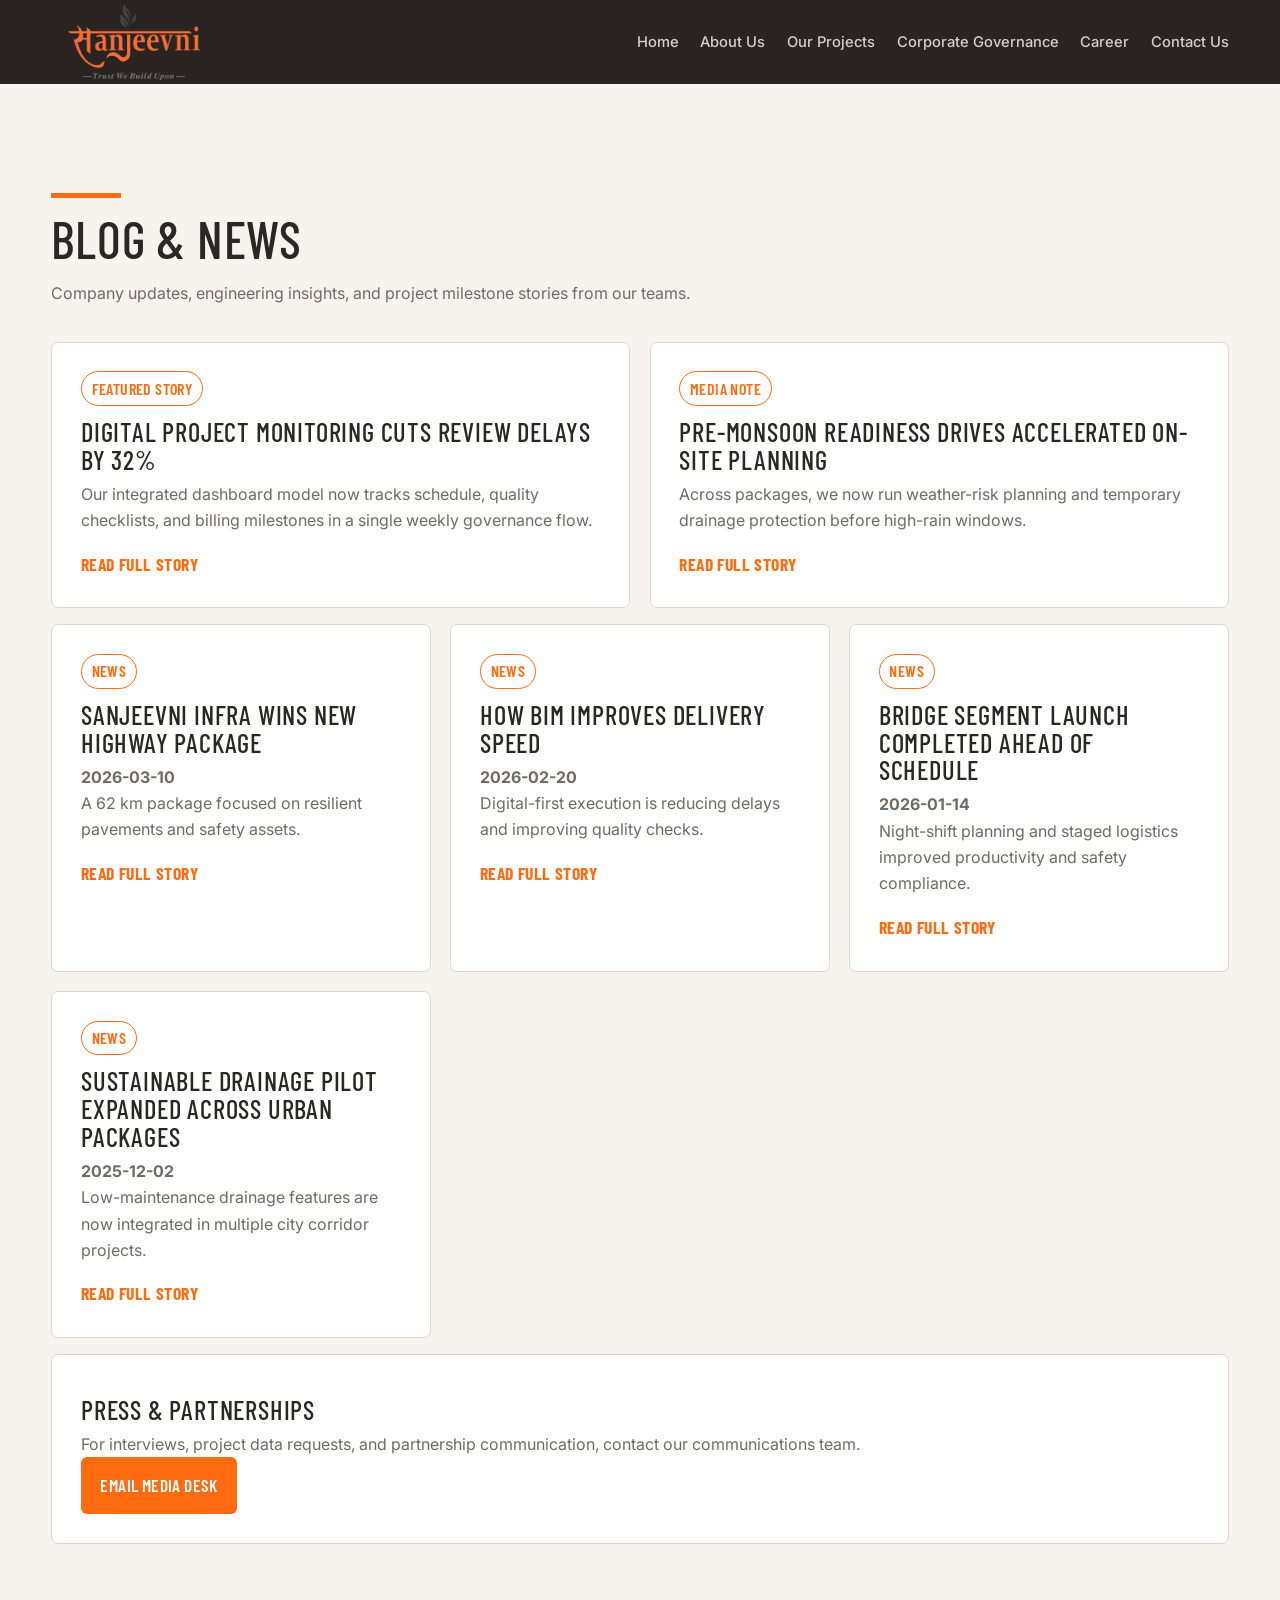
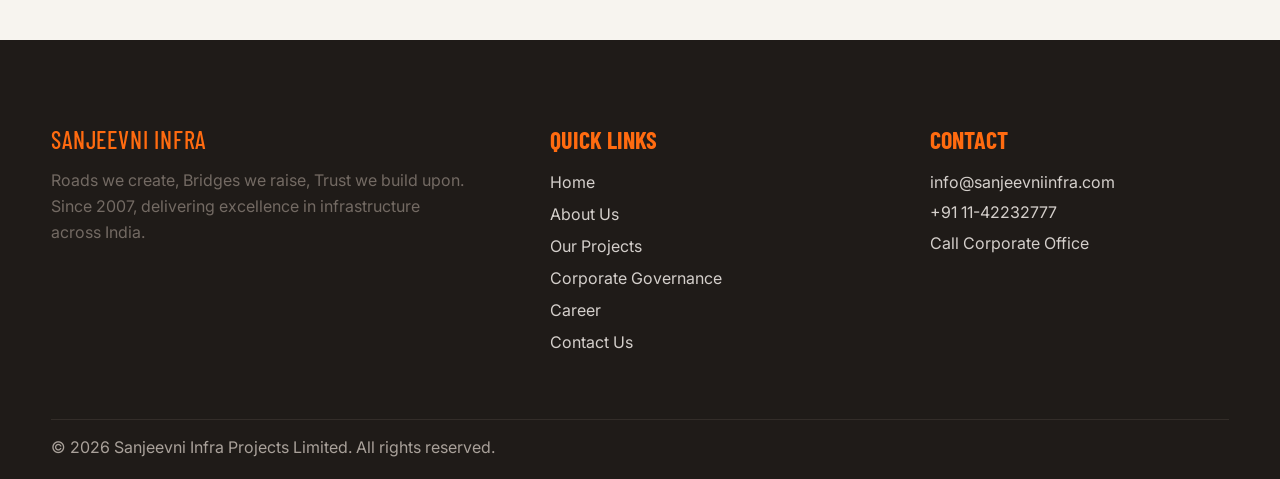
<file: blog.html>
<!DOCTYPE html>
<html lang="en">
<head>
  <meta charset="UTF-8">
  <meta name="viewport" content="width=device-width, initial-scale=1.0">
  <title>Blog & News | Sanjeevni Infra Projects Limited</title>
  <meta name="description" content="Latest announcements, delivery updates, and engineering insights from Sanjeevni Infra.">
  <link rel="canonical" href="https://sanjeevniinfra.lovable.app/blog">
  <link rel="stylesheet" href="css/style.css">
  <link href="https://fonts.googleapis.com/css2?family=Inter:wght@400;500;600;700&family=Playfair+Display:wght@700&display=swap" rel="stylesheet">
</head>
<body data-page="blog">
  <header class="topbar">
    <div class="container nav">
      <a class="logo image-logo" href="index.html"><img src="assets/images/logo-sanjeevni.png" alt="Sanjeevni Infra Projects Ltd"></a>
      <button class="menu-toggle" data-menu-toggle>Menu</button>
      <ul class="nav-links">
        <li><a href="index.html" data-page="home">Home</a></li>
        <li><a href="about.html" data-page="about">About Us</a></li>
        <li><a href="projects.html" data-page="projects">Our Projects</a></li>
        <li><a href="governance.html" data-page="governance">Corporate Governance</a></li>
        <li><a href="careers.html" data-page="careers">Career</a></li>
        <li><a href="contact.html" data-page="contact">Contact Us</a></li>
      </ul>
    </div>
  </header>

  <section class="section">
    <div class="container">
      <div class="section-head">
        <h1>Blog & News</h1>
        <p>Company updates, engineering insights, and project milestone stories from our teams.</p>
      </div>
      <div class="split" style="margin-bottom: 1rem;">
        <a class="card news-link-card" href="news-digital-project-monitoring.html"><span class="tag">Featured Story</span><h3>Digital project monitoring cuts review delays by 32%</h3><p>Our integrated dashboard model now tracks schedule, quality checklists, and billing milestones in a single weekly governance flow.</p><span class="read-more">Read full story</span></a>
        <a class="card news-link-card" href="news-pre-monsoon-readiness.html"><span class="tag">Media Note</span><h3>Pre-monsoon readiness drives accelerated on-site planning</h3><p>Across packages, we now run weather-risk planning and temporary drainage protection before high-rain windows.</p><span class="read-more">Read full story</span></a>
      </div>
      <div class="grid grid-3" data-post-list></div>
      <div class="card" style="margin-top: 1rem;">
        <h3>Press & Partnerships</h3>
        <p>For interviews, project data requests, and partnership communication, contact our communications team.</p>
        <p><a class="btn btn-brand" href="mailto:media@sanjeevniinfra.com">Email Media Desk</a></p>
      </div>
    </div>
  </section>

  <footer>
    <div class="container">
      <div class="footer-grid">
        <div class="footer-brand">
          <h3>Sanjeevni Infra</h3>
          <p>Roads we create, Bridges we raise, Trust we build upon. Since 2007, delivering excellence in infrastructure across India.</p>
        </div>
        <div class="footer-links">
          <h4>Quick Links</h4>
          <ul>
            <li><a href="index.html">Home</a></li>
            <li><a href="about.html">About Us</a></li>
            <li><a href="projects.html">Our Projects</a></li>
            <li><a href="governance.html">Corporate Governance</a></li>
            <li><a href="careers.html">Career</a></li>
            <li><a href="contact.html">Contact Us</a></li>
          </ul>
        </div>
        <div class="footer-contact">
          <h4>Contact</h4>
          <p><a href="mailto:info@sanjeevniinfra.com">info@sanjeevniinfra.com</a></p>
          <p><a href="tel:+911142232777">+91 11-42232777</a></p>
          <p><a href="tel:+911142232777">Call Corporate Office</a></p>
        </div>
      </div>
      <div class="footer-bottom">
        <p>&copy; <span data-year></span> Sanjeevni Infra Projects Limited. All rights reserved.</p>
      </div>
    </div>
  </footer>

  
  <script src="js/data.js"></script>
  <script src="js/main.js"></script>
  <script src="js/blog.js"></script>
</body>
</html>
</file>
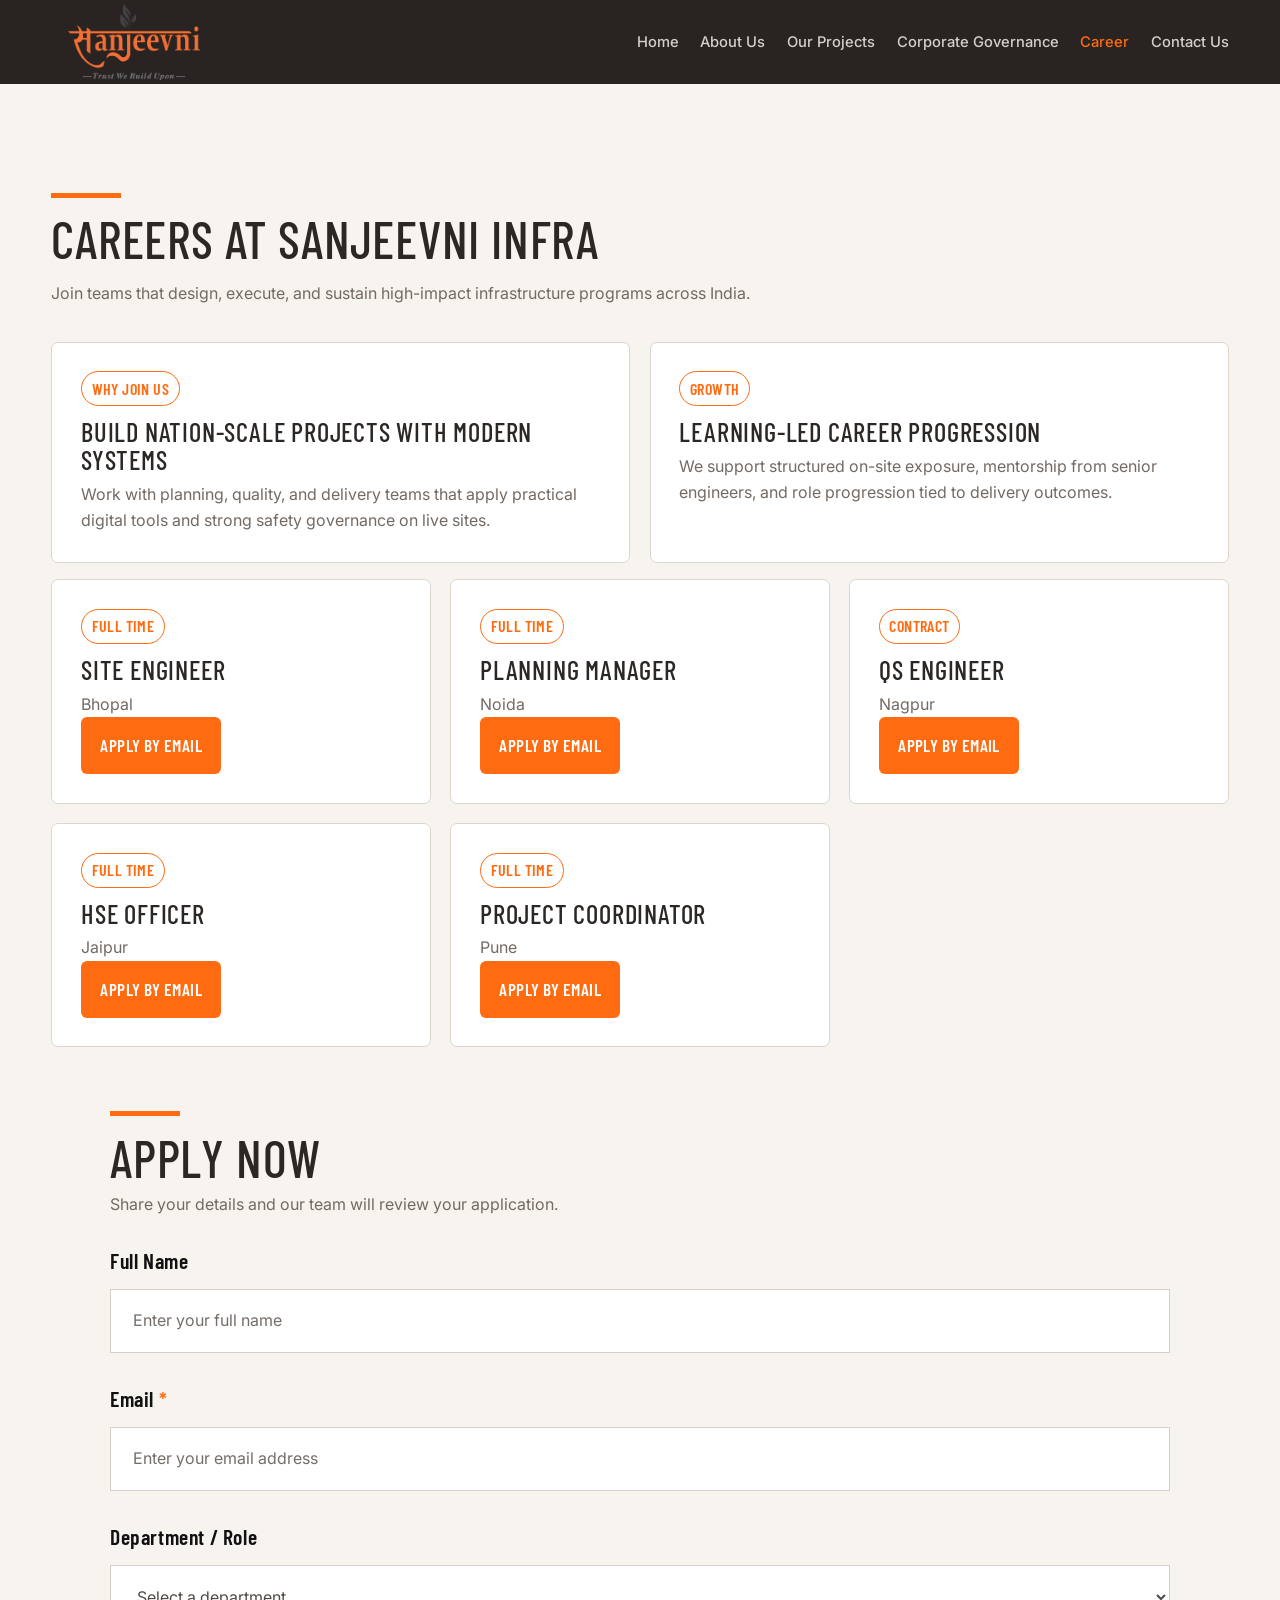
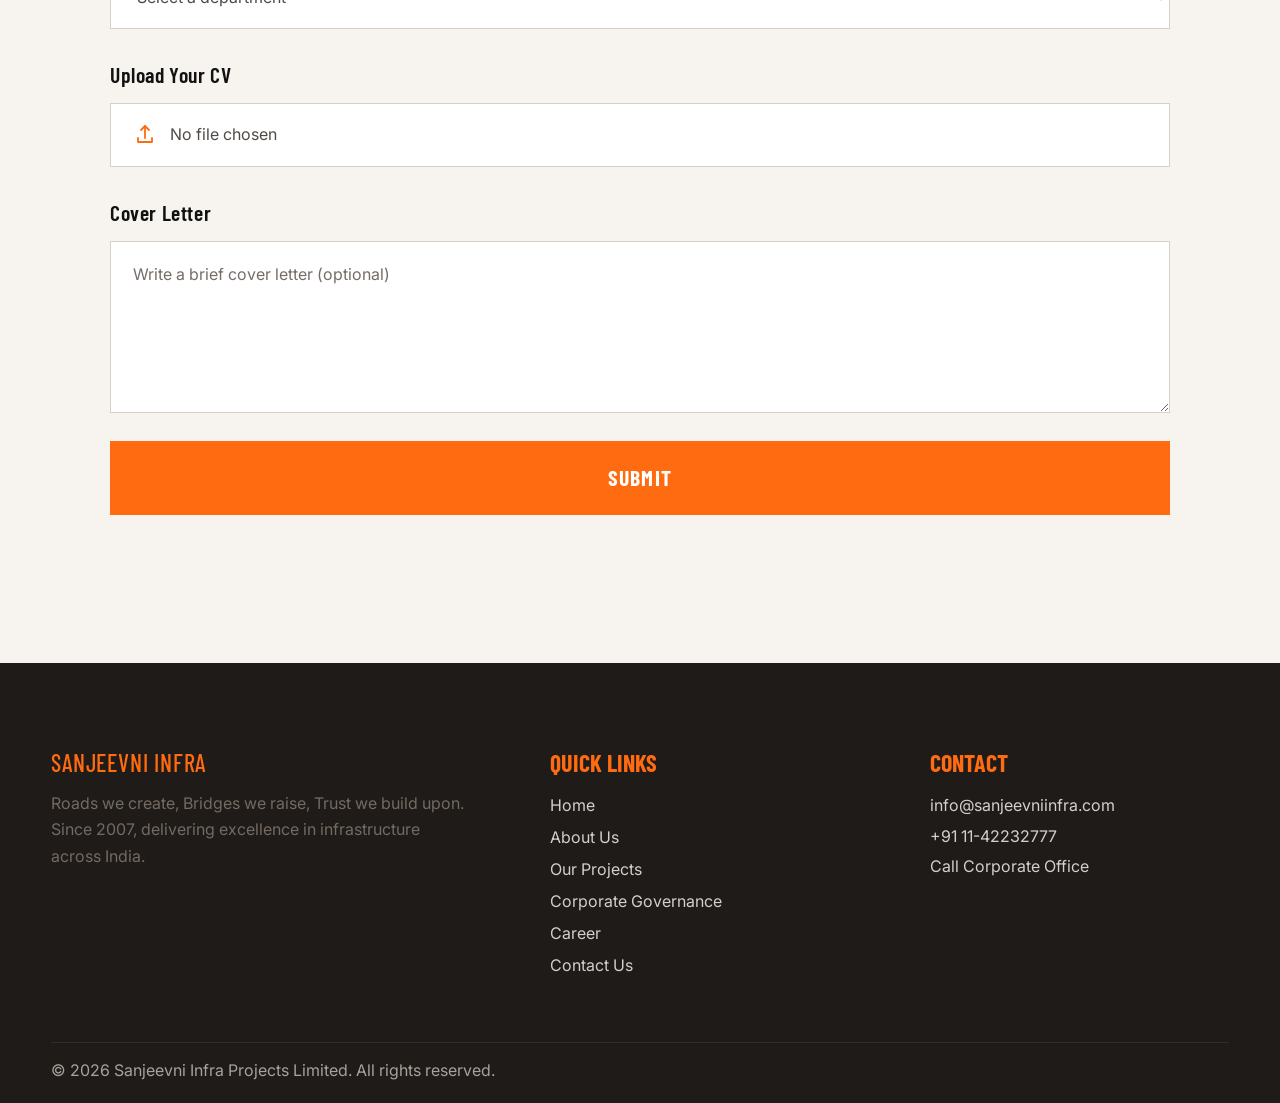
<file: careers.html>
<!DOCTYPE html>
<html lang="en">
<head>
  <meta charset="UTF-8">
  <meta name="viewport" content="width=device-width, initial-scale=1.0">
  <title>Careers | Sanjeevni Infra Projects Limited</title>
  <meta name="description" content="Build your career at Sanjeevni Infra. Explore open positions in engineering, planning, execution, and quality.">
  <link rel="canonical" href="https://sanjeevniinfra.lovable.app/careers">
  <link rel="stylesheet" href="css/style.css">
  <link href="https://fonts.googleapis.com/css2?family=Inter:wght@400;500;600;700&family=Playfair+Display:wght@700&display=swap" rel="stylesheet">
</head>
<body data-page="careers">
  <header class="topbar">
    <div class="container nav">
      <a class="logo image-logo" href="index.html"><img src="assets/images/logo-sanjeevni.png" alt="Sanjeevni Infra Projects Ltd"></a>
      <button class="menu-toggle" data-menu-toggle>Menu</button>
      <ul class="nav-links">
        <li><a href="index.html" data-page="home">Home</a></li>
        <li><a href="about.html" data-page="about">About Us</a></li>
        <li><a href="projects.html" data-page="projects">Our Projects</a></li>
        <li><a href="governance.html" data-page="governance">Corporate Governance</a></li>
        <li><a href="careers.html" data-page="careers">Career</a></li>
        <li><a href="contact.html" data-page="contact">Contact Us</a></li>
      </ul>
    </div>
  </header>

  <section class="section">
    <div class="container">
      <div class="section-head">
        <h1>Careers at Sanjeevni Infra</h1>
        <p>Join teams that design, execute, and sustain high-impact infrastructure programs across India.</p>
      </div>
      <div class="split" style="margin-bottom: 1rem;">
        <article class="card">
          <span class="tag">Why Join Us</span>
          <h3>Build nation-scale projects with modern systems</h3>
          <p>Work with planning, quality, and delivery teams that apply practical digital tools and strong safety governance on live sites.</p>
        </article>
        <article class="card">
          <span class="tag">Growth</span>
          <h3>Learning-led career progression</h3>
          <p>We support structured on-site exposure, mentorship from senior engineers, and role progression tied to delivery outcomes.</p>
        </article>
      </div>
      <div class="grid grid-3" data-job-list></div>

      <div class="career-application" aria-labelledby="career-application-title">
        <div class="section-head">
          <h2 id="career-application-title">Apply Now</h2>
          <p>Share your details and our team will review your application.</p>
        </div>
        <form class="career-form" data-career-form>
          <label class="career-field">
            <span>Full Name</span>
            <input name="name" type="text" placeholder="Enter your full name" autocomplete="name">
          </label>
          <label class="career-field">
            <span>Email <em>*</em></span>
            <input name="email" type="email" placeholder="Enter your email address" autocomplete="email" required> </span>
          </label>
          <label class="career-field">
            <span>Department / Role</span>
            <select name="department">
              <option value="">Select a department</option>
              <option>Site Engineering</option>
              <option>Planning</option>
              <option>Quantity Surveying</option>
              <option>Health, Safety &amp; Environment</option>
              <option>Project Coordination</option>
              <option>Administration</option>
            </select>
          </label>
          <label class="career-field career-upload">
            <span>Upload Your CV</span>
            <input name="cv" type="file" accept=".pdf,.doc,.docx" data-career-file>
            <span class="career-file-control" aria-hidden="true">
              <svg viewBox="0 0 24 24"><path d="M12 3v12"/><path d="M8 7l4-4 4 4"/><path d="M5 15v4h14v-4"/></svg>
              <span data-career-file-name>No file chosen</span>
            </span>
          </label>
          <label class="career-field">
            <span>Cover Letter</span>
            <textarea name="coverLetter" rows="5" placeholder="Write a brief cover letter (optional)"></textarea>
          </label>
          <button class="career-submit" type="submit">Submit</button>
          <p class="status career-status" data-career-status></p>
        </form>
      </div>
    </div>
  </section>

  <footer>
    <div class="container">
      <div class="footer-grid">
        <div class="footer-brand">
          <h3>Sanjeevni Infra</h3>
          <p>Roads we create, Bridges we raise, Trust we build upon. Since 2007, delivering excellence in infrastructure across India.</p>
        </div>
        <div class="footer-links">
          <h4>Quick Links</h4>
          <ul>
            <li><a href="index.html">Home</a></li>
            <li><a href="about.html">About Us</a></li>
            <li><a href="projects.html">Our Projects</a></li>
            <li><a href="governance.html">Corporate Governance</a></li>
            <li><a href="careers.html">Career</a></li>
            <li><a href="contact.html">Contact Us</a></li>
          </ul>
        </div>
        <div class="footer-contact">
          <h4>Contact</h4>
          <p><a href="mailto:info@sanjeevniinfra.com">info@sanjeevniinfra.com</a></p>
          <p><a href="tel:+911142232777">+91 11-42232777</a></p>
          <p><a href="tel:+911142232777">Call Corporate Office</a></p>
        </div>
      </div>
      <div class="footer-bottom">
        <p>&copy; <span data-year></span> Sanjeevni Infra Projects Limited. All rights reserved.</p>
      </div>
    </div>
  </footer>


  <script src="js/data.js"></script>
  <script src="js/main.js"></script>
  <script src="js/careers.js"></script>
</body>
</html>
</file>
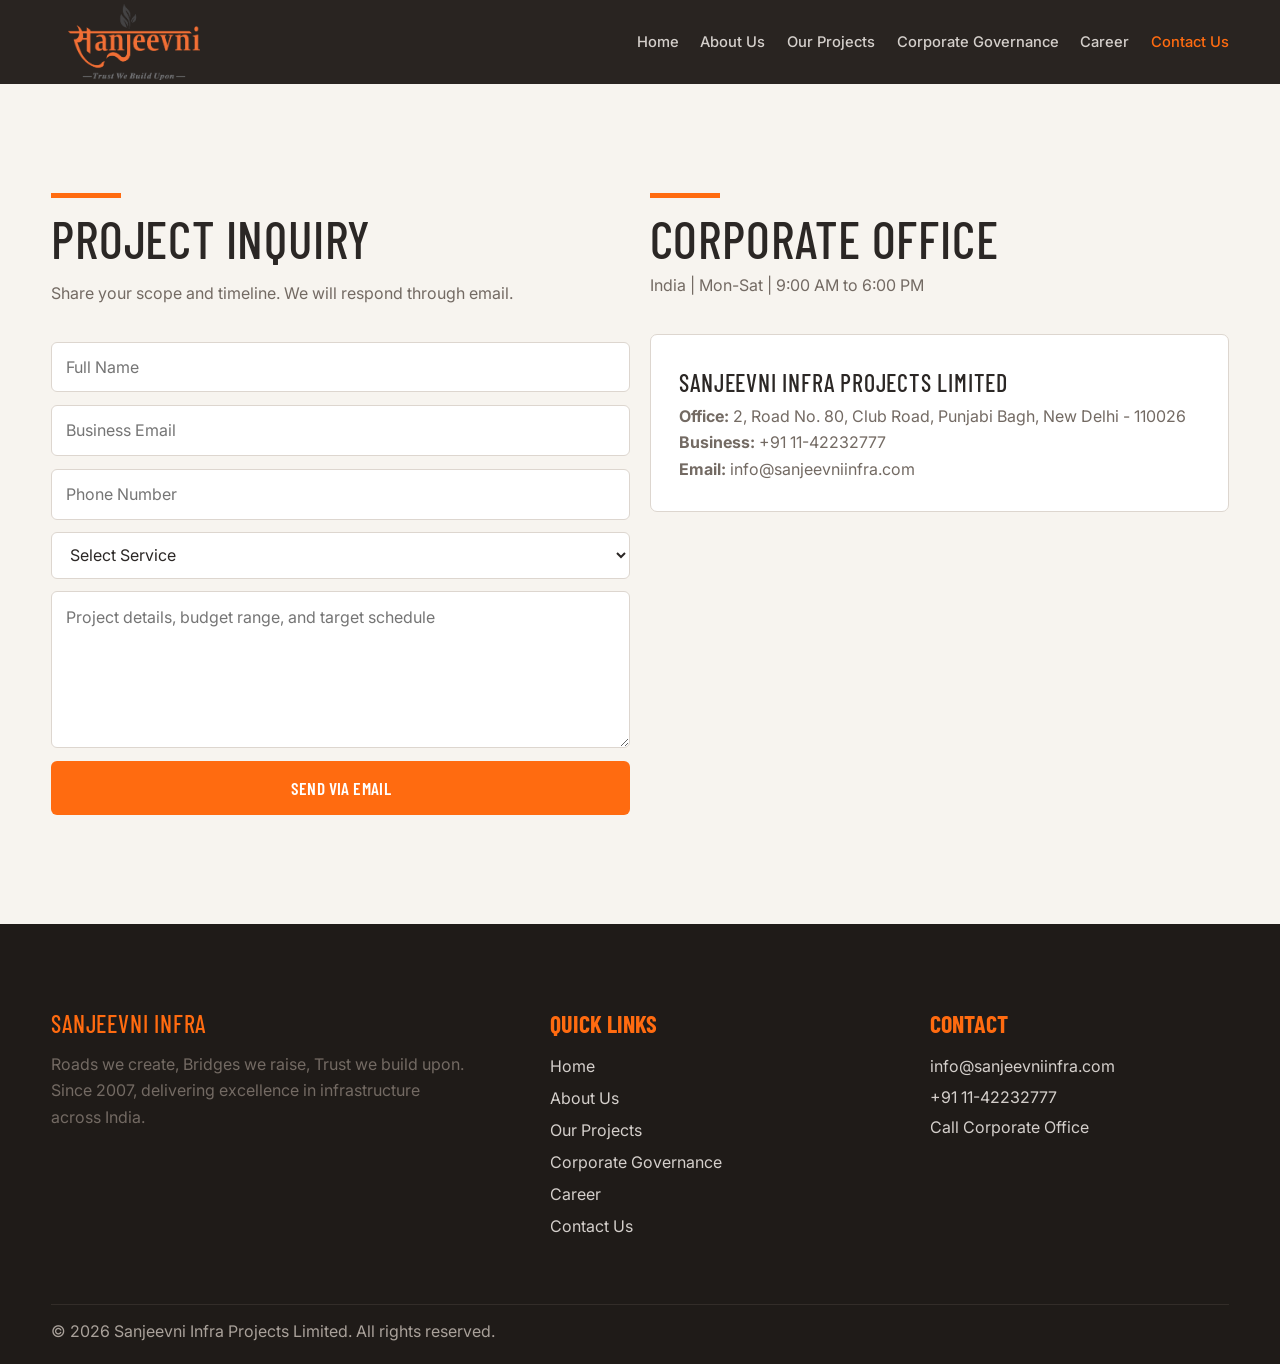
<file: contact.html>
<!DOCTYPE html>
<html lang="en">
<head>
  <meta charset="UTF-8">
  <meta name="viewport" content="width=device-width, initial-scale=1.0">
  <title>Contact | Sanjeevni Infra Projects Limited</title>
  <meta name="description" content="Contact Sanjeevni Infra for infrastructure partnership, bids, and project delivery inquiries.">
  <link rel="canonical" href="https://sanjeevniinfra.lovable.app/contact">
  <link rel="stylesheet" href="css/style.css">
  <link href="https://fonts.googleapis.com/css2?family=Inter:wght@400;500;600;700&family=Playfair+Display:wght@700&display=swap" rel="stylesheet">
</head>
<body data-page="contact">
  <header class="topbar">
    <div class="container nav">
      <a class="logo image-logo" href="index.html"><img src="assets/images/logo-sanjeevni.png" alt="Sanjeevni Infra Projects Ltd"></a>
      <button class="menu-toggle" data-menu-toggle>Menu</button>
      <ul class="nav-links">
        <li><a href="index.html" data-page="home">Home</a></li>
        <li><a href="about.html" data-page="about">About Us</a></li>
        <li><a href="projects.html" data-page="projects">Our Projects</a></li>
        <li><a href="governance.html" data-page="governance">Corporate Governance</a></li>
        <li><a href="careers.html" data-page="careers">Career</a></li>
        <li><a href="contact.html" data-page="contact">Contact Us</a></li>
      </ul>
    </div>
  </header>

  <section class="section">
    <div class="container split">
      <div>
        <div class="section-head">
          <h1>Project Inquiry</h1>
          <p>Share your scope and timeline. We will respond through email.</p>
        </div>
        <form data-inquiry-form>
          <input name="name" type="text" placeholder="Full Name" required>
          <input name="email" type="email" placeholder="Business Email" required>
          <input name="phone" type="tel" placeholder="Phone Number" required>
          <select name="service" required>
            <option value="">Select Service</option>
            <option>Roads & Highways</option>
            <option>Bridges & Flyovers</option>
            <option>Urban Development</option>
            <option>Water Infrastructure</option>
            <option>Commercial Infrastructure</option>
            <option>Others</option>
          </select>
          <textarea name="message" rows="5" placeholder="Project details, budget range, and target schedule" required></textarea>
          <button class="btn btn-brand" type="submit">Send via Email</button>
          <p class="status" data-form-status></p>
        </form>
      </div>
      <div>
        <div class="section-head">
          <h2>Corporate Office</h2>
          <p>India | Mon-Sat | 9:00 AM to 6:00 PM</p>
        </div>
        <div class="card">
        <h2>Sanjeevni Infra Projects Limited</h2>
        <p><strong>Office:</strong> 2, Road No. 80, Club Road, Punjabi Bagh, New Delhi - 110026</p>
        <p><strong>Business:</strong> +91 11-42232777</p>
        <p><strong>Email:</strong> info@sanjeevniinfra.com</p>
          
          
        </div>
      </div>
    </div>
  </section>

  <footer>
    <div class="container">
      <div class="footer-grid">
        <div class="footer-brand">
          <h3>Sanjeevni Infra</h3>
          <p>Roads we create, Bridges we raise, Trust we build upon. Since 2007, delivering excellence in infrastructure across India.</p>
        </div>
        <div class="footer-links">
          <h4>Quick Links</h4>
          <ul>
            <li><a href="index.html">Home</a></li>
            <li><a href="about.html">About Us</a></li>
            <li><a href="projects.html">Our Projects</a></li>
            <li><a href="governance.html">Corporate Governance</a></li>
            <li><a href="careers.html">Career</a></li>
            <li><a href="contact.html">Contact Us</a></li>
          </ul>
        </div>
        <div class="footer-contact">
          <h4>Contact</h4>
          <p><a href="mailto:info@sanjeevniinfra.com">info@sanjeevniinfra.com</a></p>
          <p><a href="tel:+911142232777">+91 11-42232777</a></p>
          <p><a href="tel:+911142232777">Call Corporate Office</a></p>
        </div>
      </div>
      <div class="footer-bottom">
        <p>&copy; <span data-year></span> Sanjeevni Infra Projects Limited. All rights reserved.</p>
      </div>
    </div>
  </footer>

  <script src="js/main.js"></script>
  <script src="js/contact.js"></script>
</body>
</html>
</file>
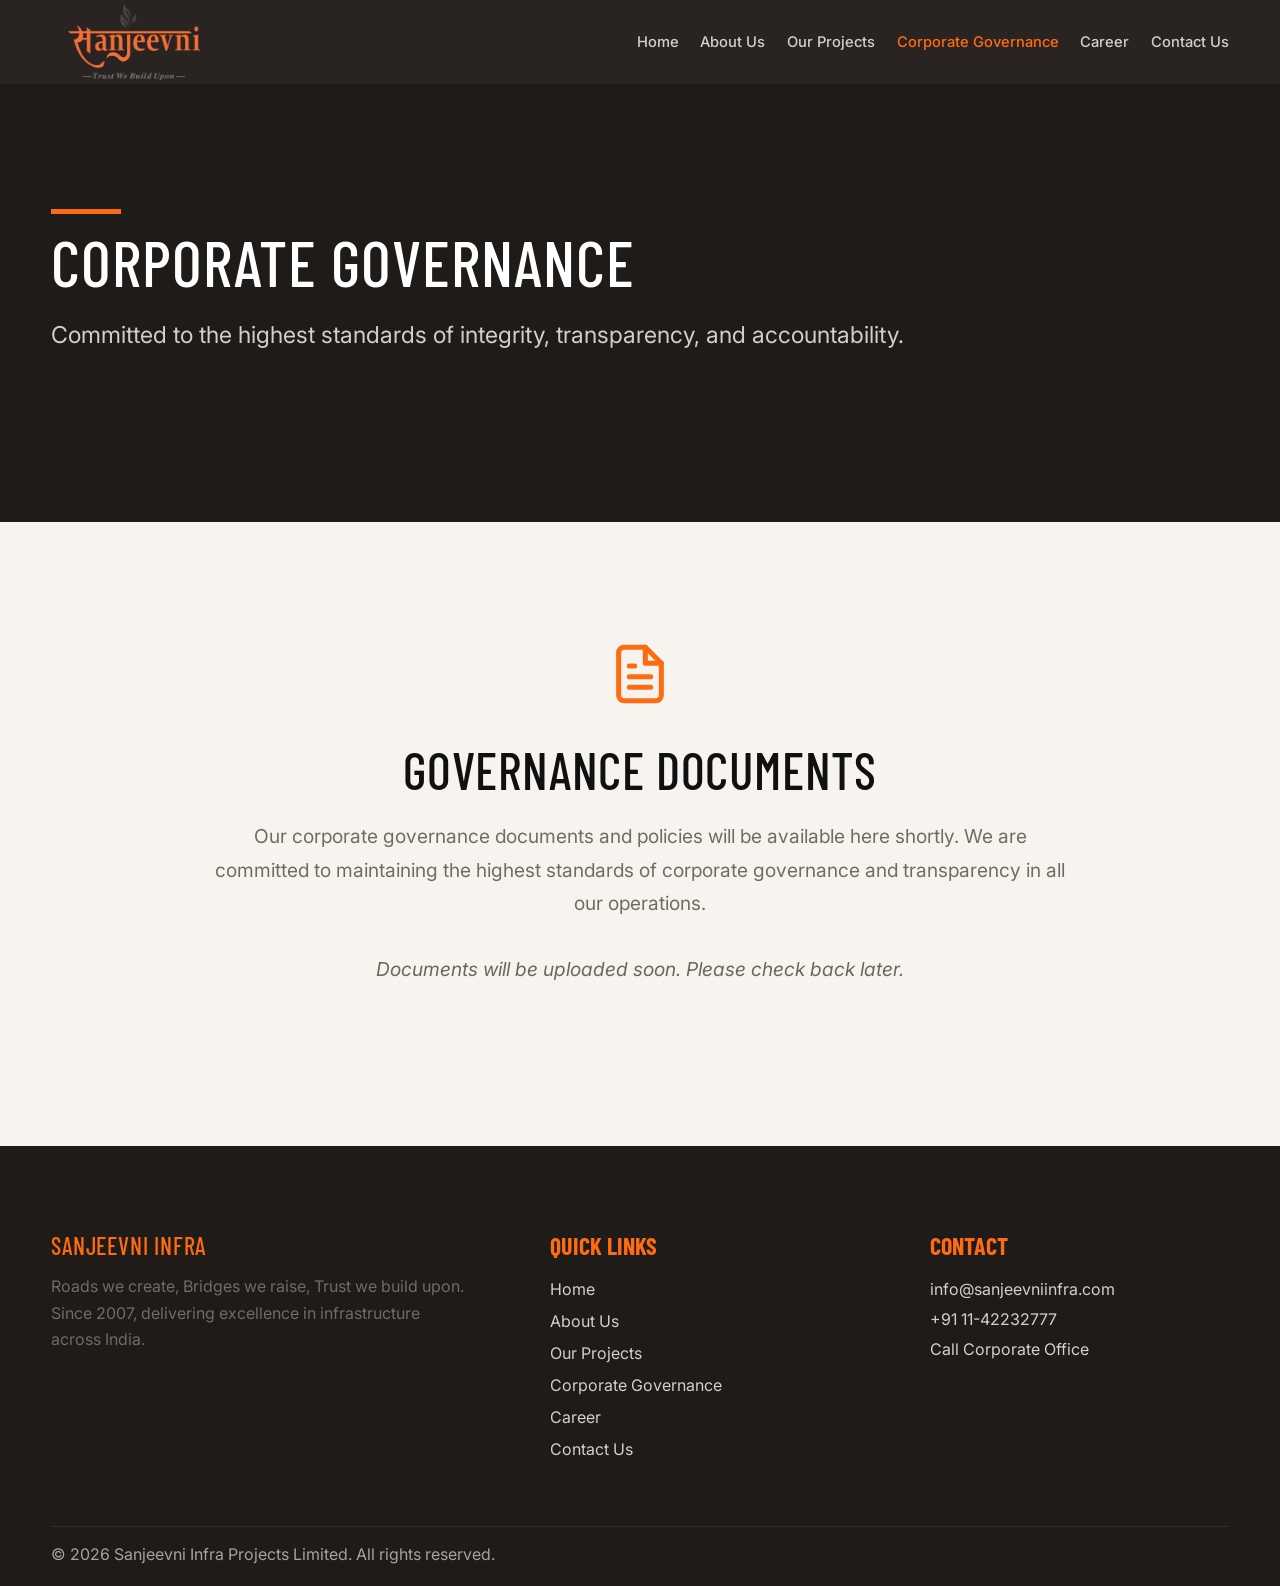
<file: governance.html>
<!DOCTYPE html>
<html lang="en">
<head>
  <meta charset="UTF-8">
  <meta name="viewport" content="width=device-width, initial-scale=1.0">
  <title>Corporate Governance | Sanjeevni Infra Projects Limited</title>
  <meta name="description" content="Corporate governance principles, board oversight, compliance, and ethical practices at Sanjeevni Infra Projects Limited.">
  <link rel="canonical" href="https://sanjeevniinfra.lovable.app/governance">
  <link rel="stylesheet" href="css/style.css">
  <link href="https://fonts.googleapis.com/css2?family=Inter:wght@400;500;600;700&family=Barlow+Condensed:wght@500;600;700&display=swap" rel="stylesheet">
</head>
<body data-page="governance">
  <header class="topbar">
    <div class="container nav">
      <a class="logo image-logo" href="index.html"><img src="assets/images/logo-sanjeevni.png" alt="Sanjeevni Infra Projects Ltd"></a>
      <button class="menu-toggle" data-menu-toggle>Menu</button>
      <ul class="nav-links">
        <li><a href="index.html" data-page="home">Home</a></li>
        <li><a href="about.html" data-page="about">About Us</a></li>
        <li><a href="projects.html" data-page="projects">Our Projects</a></li>
        <li><a href="governance.html" data-page="governance">Corporate Governance</a></li>
        <li><a href="careers.html" data-page="careers">Career</a></li>
        <li><a href="contact.html" data-page="contact">Contact Us</a></li>
      </ul>
    </div>
  </header>

  <main class="governance-page">
    <section class="governance-hero">
      <div class="container">
        <span class="about-rule"></span>
        <h1>Corporate Governance</h1>
        <p>Committed to the highest standards of integrity, transparency, and accountability.</p>
      </div>
    </section>

    <section class="governance-docs-section">
      <div class="container governance-docs">
        <svg viewBox="0 0 24 24" aria-hidden="true"><path d="M14 2H6a2 2 0 0 0-2 2v16a2 2 0 0 0 2 2h12a2 2 0 0 0 2-2V8z"/><path d="M14 2v6h6"/><path d="M8 13h8"/><path d="M8 17h8"/><path d="M8 9h2"/></svg>
        <h2>Governance Documents</h2>
        <p>Our corporate governance documents and policies will be available here shortly. We are committed to maintaining the highest standards of corporate governance and transparency in all our operations.</p>
        <p><em>Documents will be uploaded soon. Please check back later.</em></p>
      </div>
    </section>
  </main>

  <footer>
    <div class="container">
      <div class="footer-grid">
        <div class="footer-brand"><h3>Sanjeevni Infra</h3><p>Roads we create, Bridges we raise, Trust we build upon. Since 2007, delivering excellence in infrastructure across India.</p></div>
        <div class="footer-links"><h4>Quick Links</h4><ul>
            <li><a href="index.html">Home</a></li>
            <li><a href="about.html">About Us</a></li>
            <li><a href="projects.html">Our Projects</a></li>
            <li><a href="governance.html">Corporate Governance</a></li>
            <li><a href="careers.html">Career</a></li>
            <li><a href="contact.html">Contact Us</a></li>
          </ul></div>
        <div class="footer-contact"><h4>Contact</h4><p><a href="mailto:info@sanjeevniinfra.com">info@sanjeevniinfra.com</a></p><p><a href="tel:+911142232777">+91 11-42232777</a></p><p><a href="tel:+911142232777">Call Corporate Office</a></p></div>
      </div>
      <div class="footer-bottom"><p>&copy; <span data-year></span> Sanjeevni Infra Projects Limited. All rights reserved.</p></div>
    </div>
  </footer>
  <script src="js/main.js"></script>
</body>
</html>
</file>
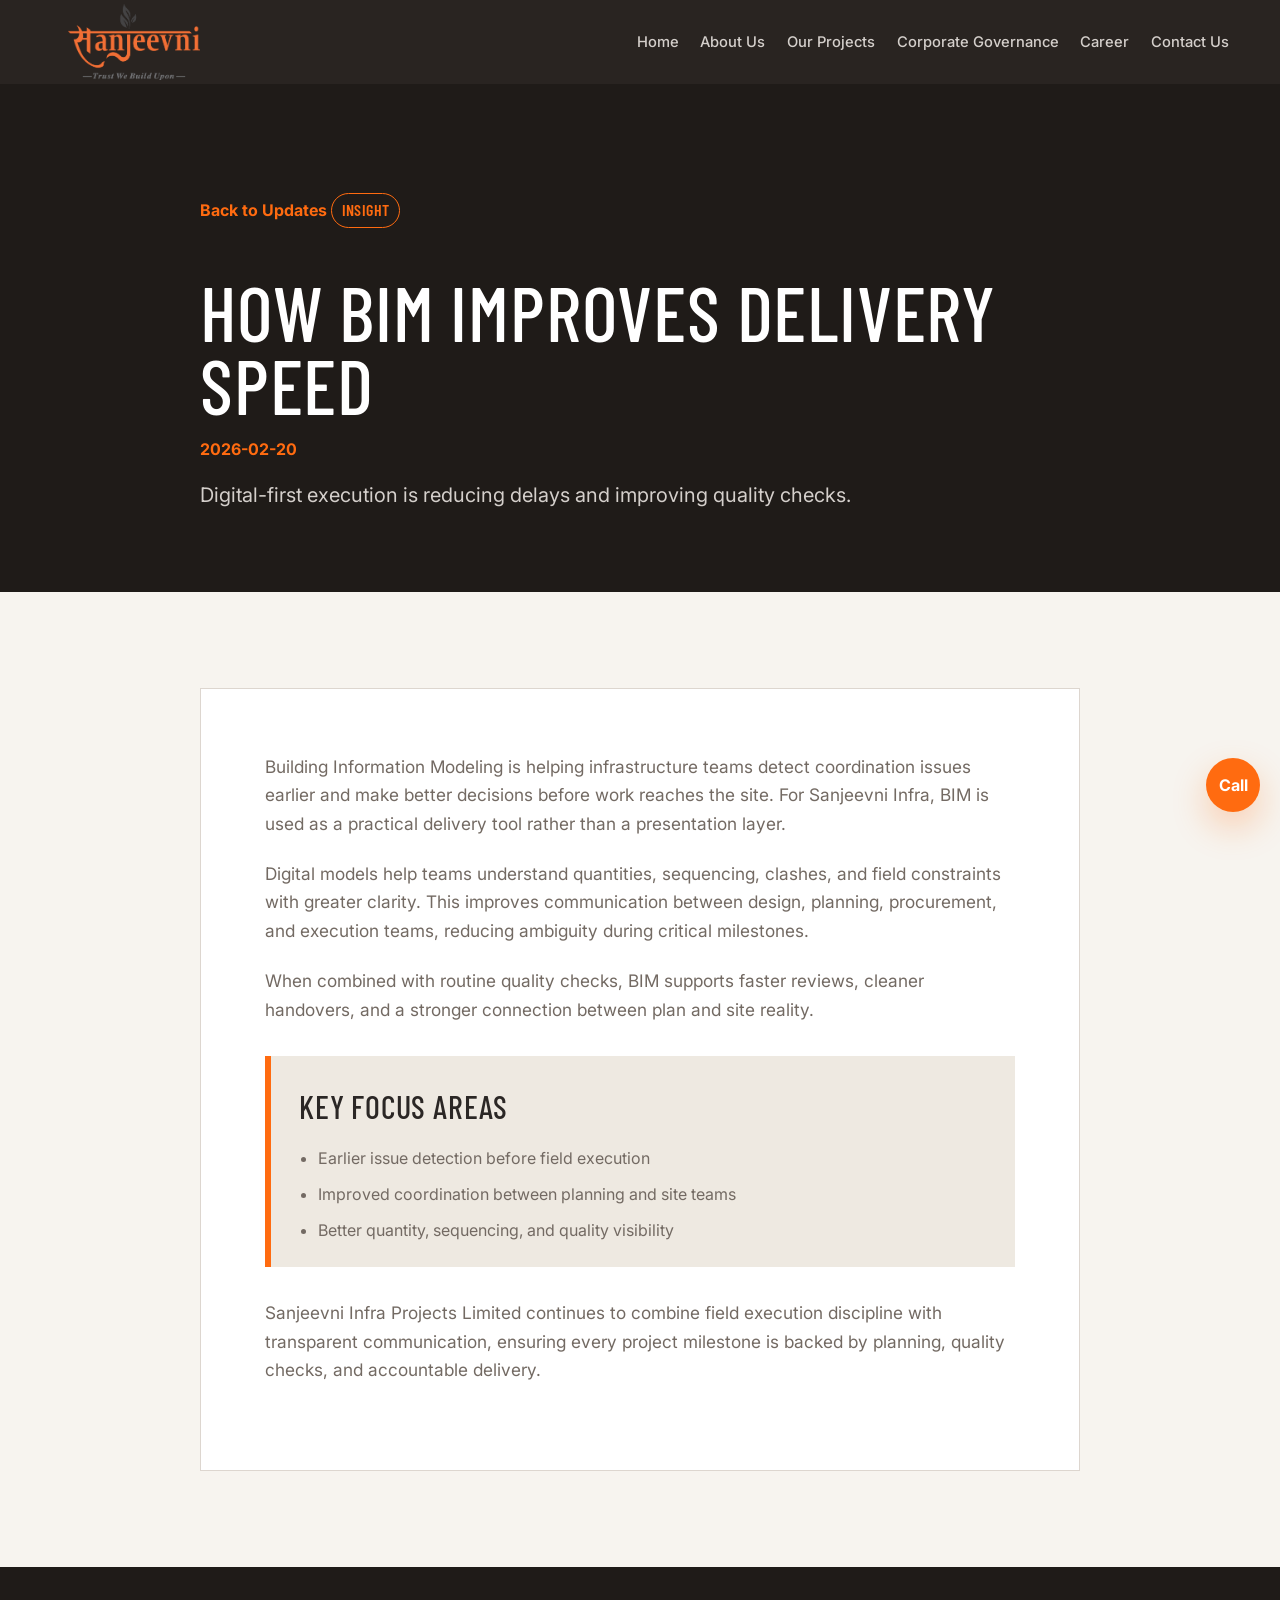
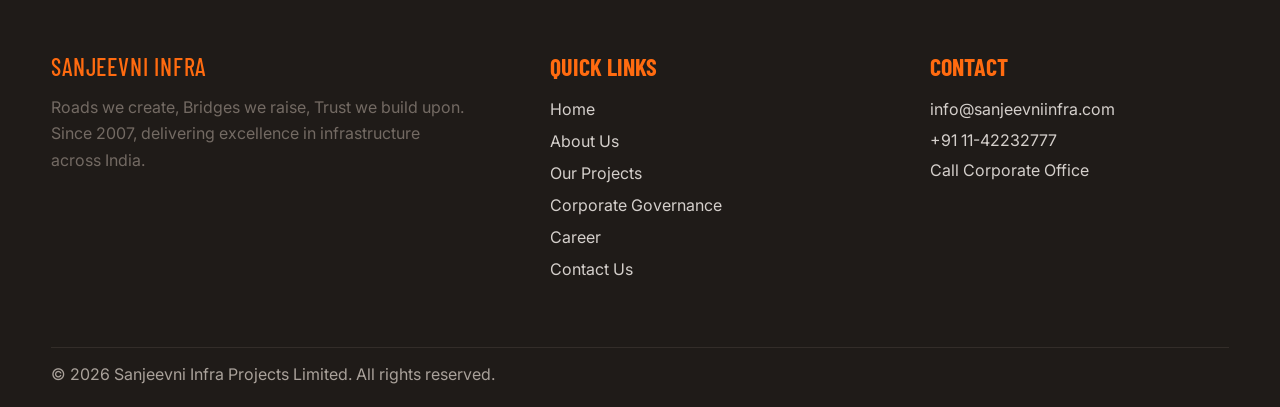
<file: news-bim-delivery-speed.html>
<!DOCTYPE html>
<html lang="en">
<head>
  <meta charset="UTF-8">
  <meta name="viewport" content="width=device-width, initial-scale=1.0">
  <title>How BIM improves delivery speed | Sanjeevni Infra Projects Limited</title>
  <meta name="description" content="Digital-first execution is reducing delays and improving quality checks.">
  <link rel="canonical" href="https://sanjeevniinfra.lovable.app/news-bim-delivery-speed">
  <link rel="stylesheet" href="css/style.css">
  <link href="https://fonts.googleapis.com/css2?family=Inter:wght@400;500;600;700&family=Barlow+Condensed:wght@500;600;700&display=swap" rel="stylesheet">
</head>
<body data-page="blog">
  <header class="topbar">
    <div class="container nav">
      <a class="logo image-logo" href="index.html"><img src="assets/images/logo-sanjeevni.png" alt="Sanjeevni Infra Projects Ltd"></a>
      <button class="menu-toggle" data-menu-toggle>Menu</button>
      <ul class="nav-links">
        <li><a href="index.html" data-page="home">Home</a></li>
        <li><a href="about.html" data-page="about">About Us</a></li>
        <li><a href="projects.html" data-page="projects">Our Projects</a></li>
        <li><a href="governance.html" data-page="governance">Corporate Governance</a></li>
        <li><a href="careers.html" data-page="careers">Career</a></li>
        <li><a href="contact.html" data-page="contact">Contact Us</a></li>
      </ul>
    </div>
  </header>

  <main class="news-article-page">
    <section class="section news-article-hero">
      <div class="container news-article-shell">
        <a class="news-back" href="blog.html">Back to Updates</a>
        <span class="tag">Insight</span>
        <h1>How BIM improves delivery speed</h1>
        <p class="news-date">2026-02-20</p>
        <p class="news-summary">Digital-first execution is reducing delays and improving quality checks.</p>
      </div>
    </section>

    <section class="section news-article-body-section">
      <div class="container news-article-shell">
        <article class="news-article-body">
          <p>Building Information Modeling is helping infrastructure teams detect coordination issues earlier and make better decisions before work reaches the site. For Sanjeevni Infra, BIM is used as a practical delivery tool rather than a presentation layer.</p>
          <p>Digital models help teams understand quantities, sequencing, clashes, and field constraints with greater clarity. This improves communication between design, planning, procurement, and execution teams, reducing ambiguity during critical milestones.</p>
          <p>When combined with routine quality checks, BIM supports faster reviews, cleaner handovers, and a stronger connection between plan and site reality.</p>
          <div class="news-highlights">
            <h2>Key Focus Areas</h2>
            <ul>
            <li>Earlier issue detection before field execution</li>
            <li>Improved coordination between planning and site teams</li>
            <li>Better quantity, sequencing, and quality visibility</li>
            </ul>
          </div>
          <p>Sanjeevni Infra Projects Limited continues to combine field execution discipline with transparent communication, ensuring every project milestone is backed by planning, quality checks, and accountable delivery.</p>
        </article>
      </div>
    </section>
  </main>

  <footer>
    <div class="container">
      <div class="footer-grid">
        <div class="footer-brand">
          <h3>Sanjeevni Infra</h3>
          <p>Roads we create, Bridges we raise, Trust we build upon. Since 2007, delivering excellence in infrastructure across India.</p>
        </div>
        <div class="footer-links">
          <h4>Quick Links</h4>
          <ul>
            <li><a href="index.html">Home</a></li>
            <li><a href="about.html">About Us</a></li>
            <li><a href="projects.html">Our Projects</a></li>
            <li><a href="governance.html">Corporate Governance</a></li>
            <li><a href="careers.html">Career</a></li>
            <li><a href="contact.html">Contact Us</a></li>
          </ul>
        </div>
        <div class="footer-contact">
          <h4>Contact</h4>
          <p><a href="mailto:info@sanjeevniinfra.com">info@sanjeevniinfra.com</a></p>
          <p><a href="tel:+911142232777">+91 11-42232777</a></p>
          <p><a href="tel:+911142232777">Call Corporate Office</a></p>
        </div>
      </div>
      <div class="footer-bottom">
        <p>&copy; <span data-year></span> Sanjeevni Infra Projects Limited. All rights reserved.</p>
      </div>
    </div>
  </footer>

  <a class="wa-float" href="tel:+911142232777" aria-label="Call Sanjeevni Infra">Call</a>
  <script src="js/main.js"></script>
</body>
</html>
</file>
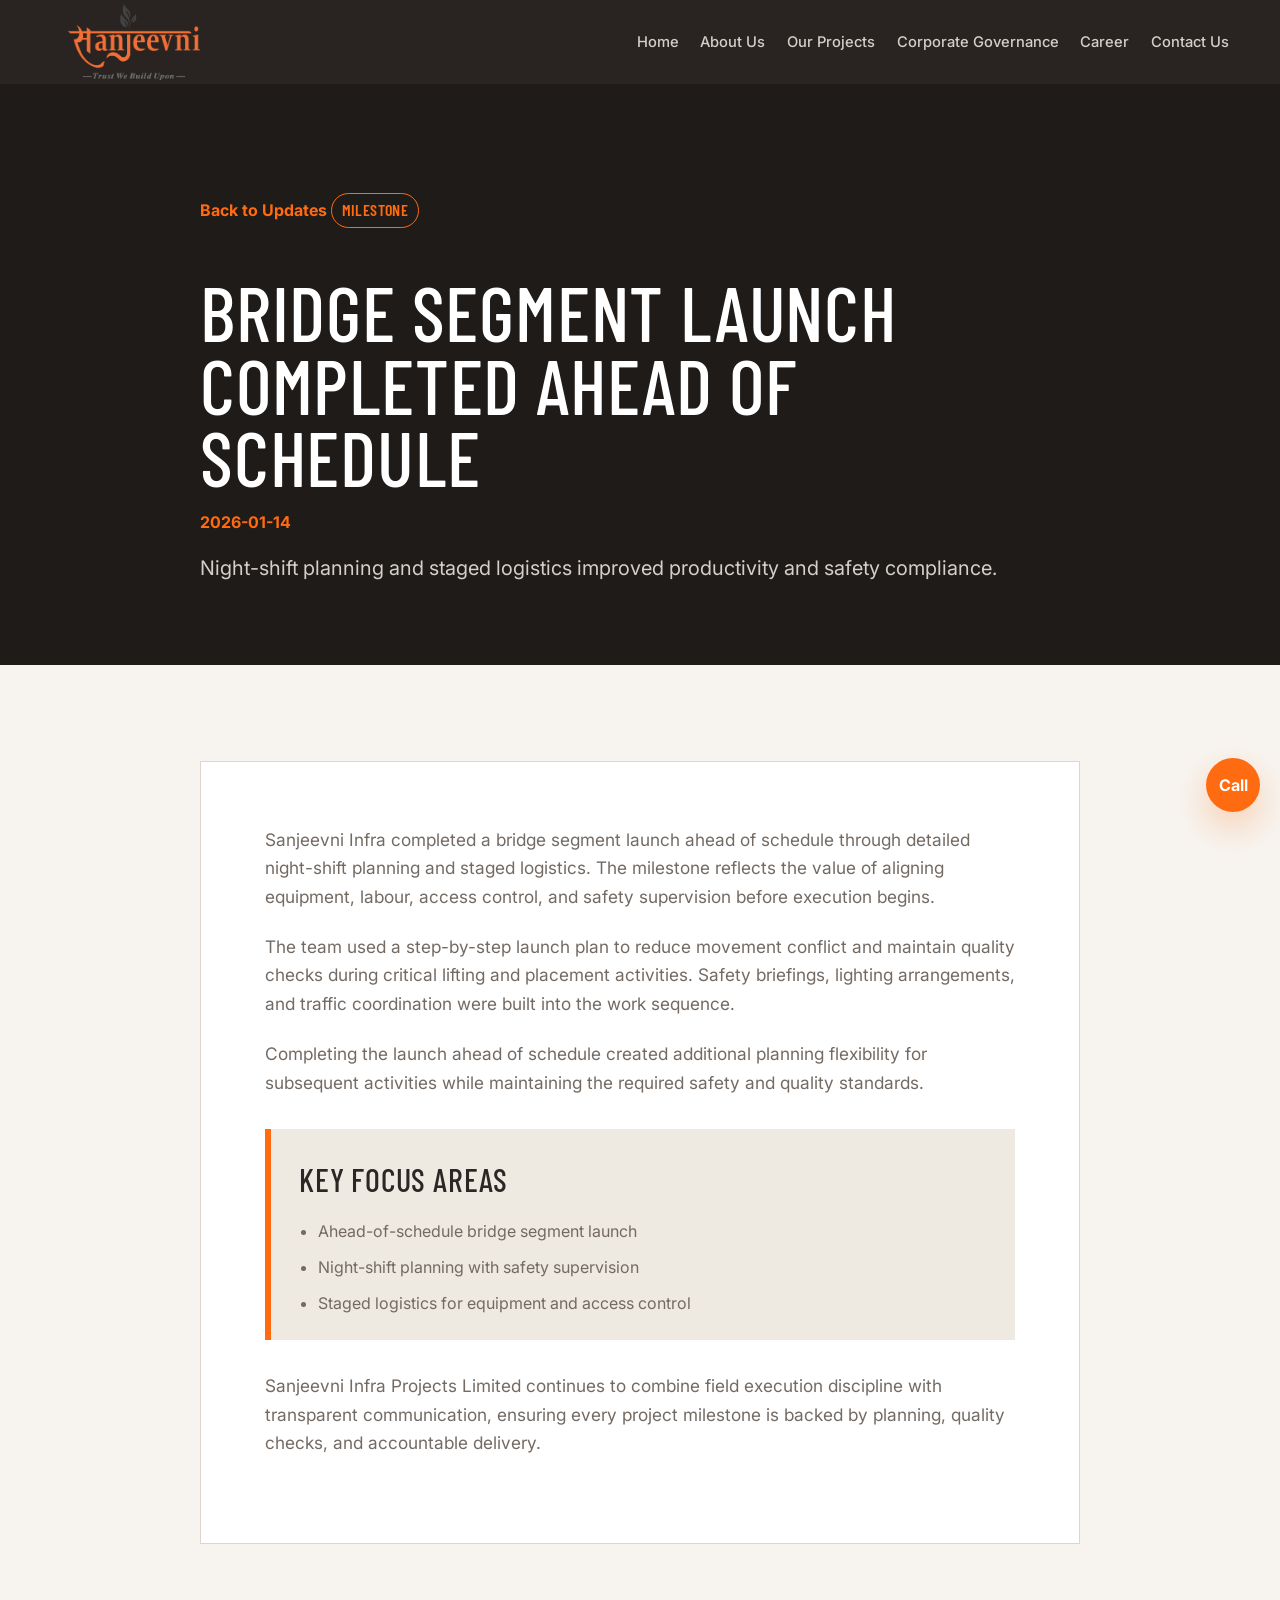
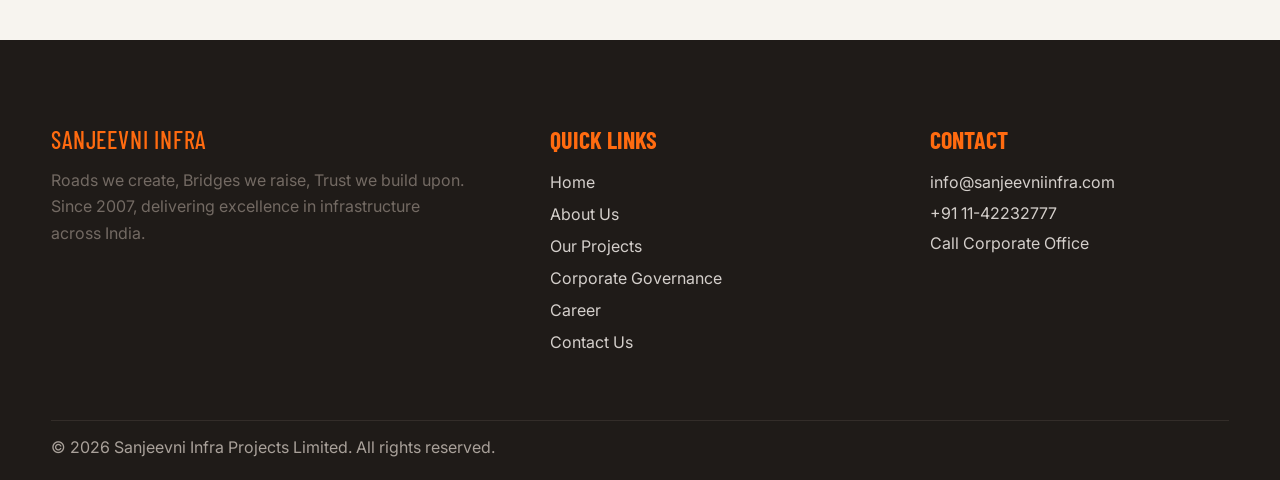
<file: news-bridge-segment-launch.html>
<!DOCTYPE html>
<html lang="en">
<head>
  <meta charset="UTF-8">
  <meta name="viewport" content="width=device-width, initial-scale=1.0">
  <title>Bridge segment launch completed ahead of schedule | Sanjeevni Infra Projects Limited</title>
  <meta name="description" content="Night-shift planning and staged logistics improved productivity and safety compliance.">
  <link rel="canonical" href="https://sanjeevniinfra.lovable.app/news-bridge-segment-launch">
  <link rel="stylesheet" href="css/style.css">
  <link href="https://fonts.googleapis.com/css2?family=Inter:wght@400;500;600;700&family=Barlow+Condensed:wght@500;600;700&display=swap" rel="stylesheet">
</head>
<body data-page="blog">
  <header class="topbar">
    <div class="container nav">
      <a class="logo image-logo" href="index.html"><img src="assets/images/logo-sanjeevni.png" alt="Sanjeevni Infra Projects Ltd"></a>
      <button class="menu-toggle" data-menu-toggle>Menu</button>
      <ul class="nav-links">
        <li><a href="index.html" data-page="home">Home</a></li>
        <li><a href="about.html" data-page="about">About Us</a></li>
        <li><a href="projects.html" data-page="projects">Our Projects</a></li>
        <li><a href="governance.html" data-page="governance">Corporate Governance</a></li>
        <li><a href="careers.html" data-page="careers">Career</a></li>
        <li><a href="contact.html" data-page="contact">Contact Us</a></li>
      </ul>
    </div>
  </header>

  <main class="news-article-page">
    <section class="section news-article-hero">
      <div class="container news-article-shell">
        <a class="news-back" href="blog.html">Back to Updates</a>
        <span class="tag">Milestone</span>
        <h1>Bridge segment launch completed ahead of schedule</h1>
        <p class="news-date">2026-01-14</p>
        <p class="news-summary">Night-shift planning and staged logistics improved productivity and safety compliance.</p>
      </div>
    </section>

    <section class="section news-article-body-section">
      <div class="container news-article-shell">
        <article class="news-article-body">
          <p>Sanjeevni Infra completed a bridge segment launch ahead of schedule through detailed night-shift planning and staged logistics. The milestone reflects the value of aligning equipment, labour, access control, and safety supervision before execution begins.</p>
          <p>The team used a step-by-step launch plan to reduce movement conflict and maintain quality checks during critical lifting and placement activities. Safety briefings, lighting arrangements, and traffic coordination were built into the work sequence.</p>
          <p>Completing the launch ahead of schedule created additional planning flexibility for subsequent activities while maintaining the required safety and quality standards.</p>
          <div class="news-highlights">
            <h2>Key Focus Areas</h2>
            <ul>
            <li>Ahead-of-schedule bridge segment launch</li>
            <li>Night-shift planning with safety supervision</li>
            <li>Staged logistics for equipment and access control</li>
            </ul>
          </div>
          <p>Sanjeevni Infra Projects Limited continues to combine field execution discipline with transparent communication, ensuring every project milestone is backed by planning, quality checks, and accountable delivery.</p>
        </article>
      </div>
    </section>
  </main>

  <footer>
    <div class="container">
      <div class="footer-grid">
        <div class="footer-brand">
          <h3>Sanjeevni Infra</h3>
          <p>Roads we create, Bridges we raise, Trust we build upon. Since 2007, delivering excellence in infrastructure across India.</p>
        </div>
        <div class="footer-links">
          <h4>Quick Links</h4>
          <ul>
            <li><a href="index.html">Home</a></li>
            <li><a href="about.html">About Us</a></li>
            <li><a href="projects.html">Our Projects</a></li>
            <li><a href="governance.html">Corporate Governance</a></li>
            <li><a href="careers.html">Career</a></li>
            <li><a href="contact.html">Contact Us</a></li>
          </ul>
        </div>
        <div class="footer-contact">
          <h4>Contact</h4>
          <p><a href="mailto:info@sanjeevniinfra.com">info@sanjeevniinfra.com</a></p>
          <p><a href="tel:+911142232777">+91 11-42232777</a></p>
          <p><a href="tel:+911142232777">Call Corporate Office</a></p>
        </div>
      </div>
      <div class="footer-bottom">
        <p>&copy; <span data-year></span> Sanjeevni Infra Projects Limited. All rights reserved.</p>
      </div>
    </div>
  </footer>

  <a class="wa-float" href="tel:+911142232777" aria-label="Call Sanjeevni Infra">Call</a>
  <script src="js/main.js"></script>
</body>
</html>
</file>
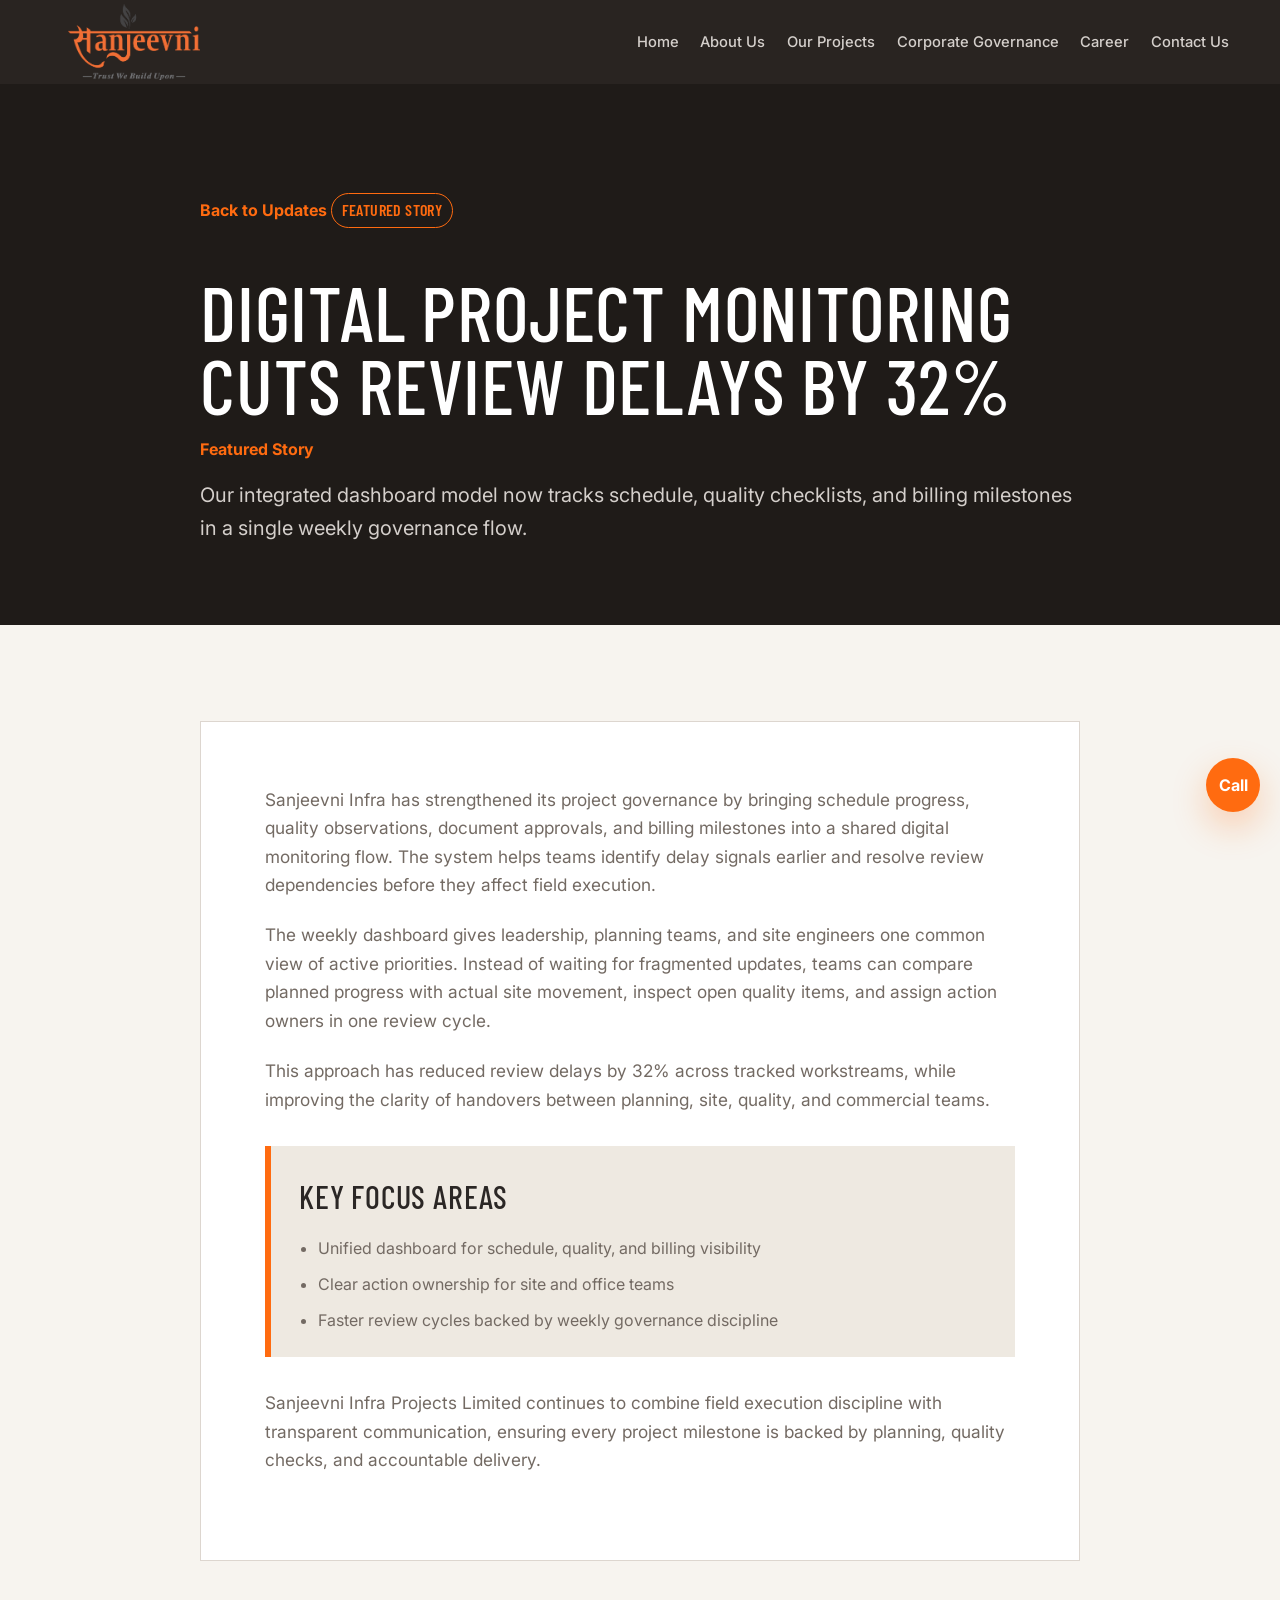
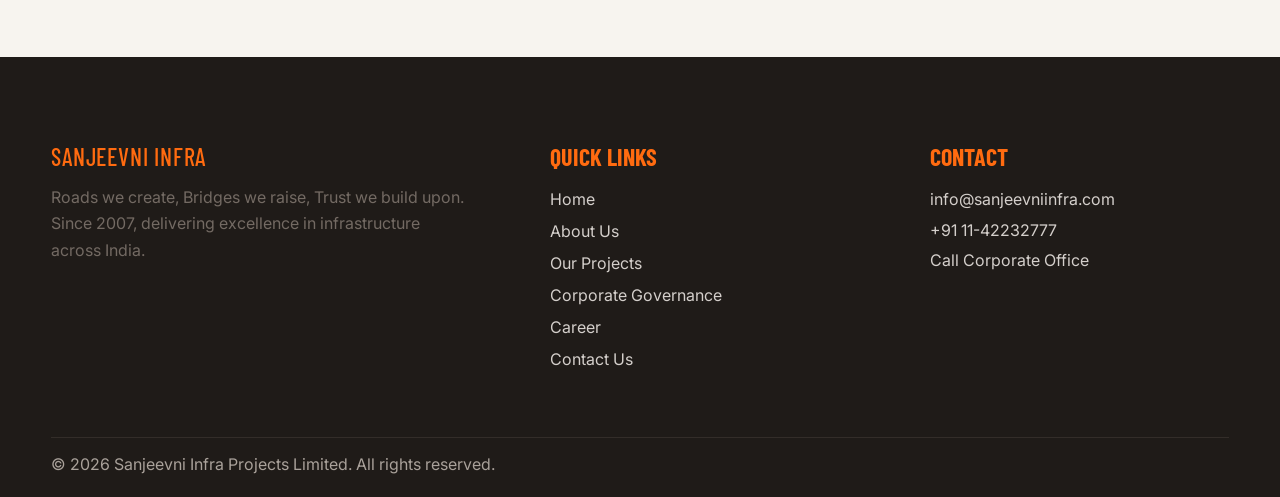
<file: news-digital-project-monitoring.html>
<!DOCTYPE html>
<html lang="en">
<head>
  <meta charset="UTF-8">
  <meta name="viewport" content="width=device-width, initial-scale=1.0">
  <title>Digital project monitoring cuts review delays by 32% | Sanjeevni Infra Projects Limited</title>
  <meta name="description" content="Our integrated dashboard model now tracks schedule, quality checklists, and billing milestones in a single weekly governance flow.">
  <link rel="canonical" href="https://sanjeevniinfra.lovable.app/news-digital-project-monitoring">
  <link rel="stylesheet" href="css/style.css">
  <link href="https://fonts.googleapis.com/css2?family=Inter:wght@400;500;600;700&family=Barlow+Condensed:wght@500;600;700&display=swap" rel="stylesheet">
</head>
<body data-page="blog">
  <header class="topbar">
    <div class="container nav">
      <a class="logo image-logo" href="index.html"><img src="assets/images/logo-sanjeevni.png" alt="Sanjeevni Infra Projects Ltd"></a>
      <button class="menu-toggle" data-menu-toggle>Menu</button>
      <ul class="nav-links">
        <li><a href="index.html" data-page="home">Home</a></li>
        <li><a href="about.html" data-page="about">About Us</a></li>
        <li><a href="projects.html" data-page="projects">Our Projects</a></li>
        <li><a href="governance.html" data-page="governance">Corporate Governance</a></li>
        <li><a href="careers.html" data-page="careers">Career</a></li>
        <li><a href="contact.html" data-page="contact">Contact Us</a></li>
      </ul>
    </div>
  </header>

  <main class="news-article-page">
    <section class="section news-article-hero">
      <div class="container news-article-shell">
        <a class="news-back" href="blog.html">Back to Updates</a>
        <span class="tag">Featured Story</span>
        <h1>Digital project monitoring cuts review delays by 32%</h1>
        <p class="news-date">Featured Story</p>
        <p class="news-summary">Our integrated dashboard model now tracks schedule, quality checklists, and billing milestones in a single weekly governance flow.</p>
      </div>
    </section>

    <section class="section news-article-body-section">
      <div class="container news-article-shell">
        <article class="news-article-body">
          <p>Sanjeevni Infra has strengthened its project governance by bringing schedule progress, quality observations, document approvals, and billing milestones into a shared digital monitoring flow. The system helps teams identify delay signals earlier and resolve review dependencies before they affect field execution.</p>
          <p>The weekly dashboard gives leadership, planning teams, and site engineers one common view of active priorities. Instead of waiting for fragmented updates, teams can compare planned progress with actual site movement, inspect open quality items, and assign action owners in one review cycle.</p>
          <p>This approach has reduced review delays by 32% across tracked workstreams, while improving the clarity of handovers between planning, site, quality, and commercial teams.</p>
          <div class="news-highlights">
            <h2>Key Focus Areas</h2>
            <ul>
            <li>Unified dashboard for schedule, quality, and billing visibility</li>
            <li>Clear action ownership for site and office teams</li>
            <li>Faster review cycles backed by weekly governance discipline</li>
            </ul>
          </div>
          <p>Sanjeevni Infra Projects Limited continues to combine field execution discipline with transparent communication, ensuring every project milestone is backed by planning, quality checks, and accountable delivery.</p>
        </article>
      </div>
    </section>
  </main>

  <footer>
    <div class="container">
      <div class="footer-grid">
        <div class="footer-brand">
          <h3>Sanjeevni Infra</h3>
          <p>Roads we create, Bridges we raise, Trust we build upon. Since 2007, delivering excellence in infrastructure across India.</p>
        </div>
        <div class="footer-links">
          <h4>Quick Links</h4>
          <ul>
            <li><a href="index.html">Home</a></li>
            <li><a href="about.html">About Us</a></li>
            <li><a href="projects.html">Our Projects</a></li>
            <li><a href="governance.html">Corporate Governance</a></li>
            <li><a href="careers.html">Career</a></li>
            <li><a href="contact.html">Contact Us</a></li>
          </ul>
        </div>
        <div class="footer-contact">
          <h4>Contact</h4>
          <p><a href="mailto:info@sanjeevniinfra.com">info@sanjeevniinfra.com</a></p>
          <p><a href="tel:+911142232777">+91 11-42232777</a></p>
          <p><a href="tel:+911142232777">Call Corporate Office</a></p>
        </div>
      </div>
      <div class="footer-bottom">
        <p>&copy; <span data-year></span> Sanjeevni Infra Projects Limited. All rights reserved.</p>
      </div>
    </div>
  </footer>

  <a class="wa-float" href="tel:+911142232777" aria-label="Call Sanjeevni Infra">Call</a>
  <script src="js/main.js"></script>
</body>
</html>
</file>
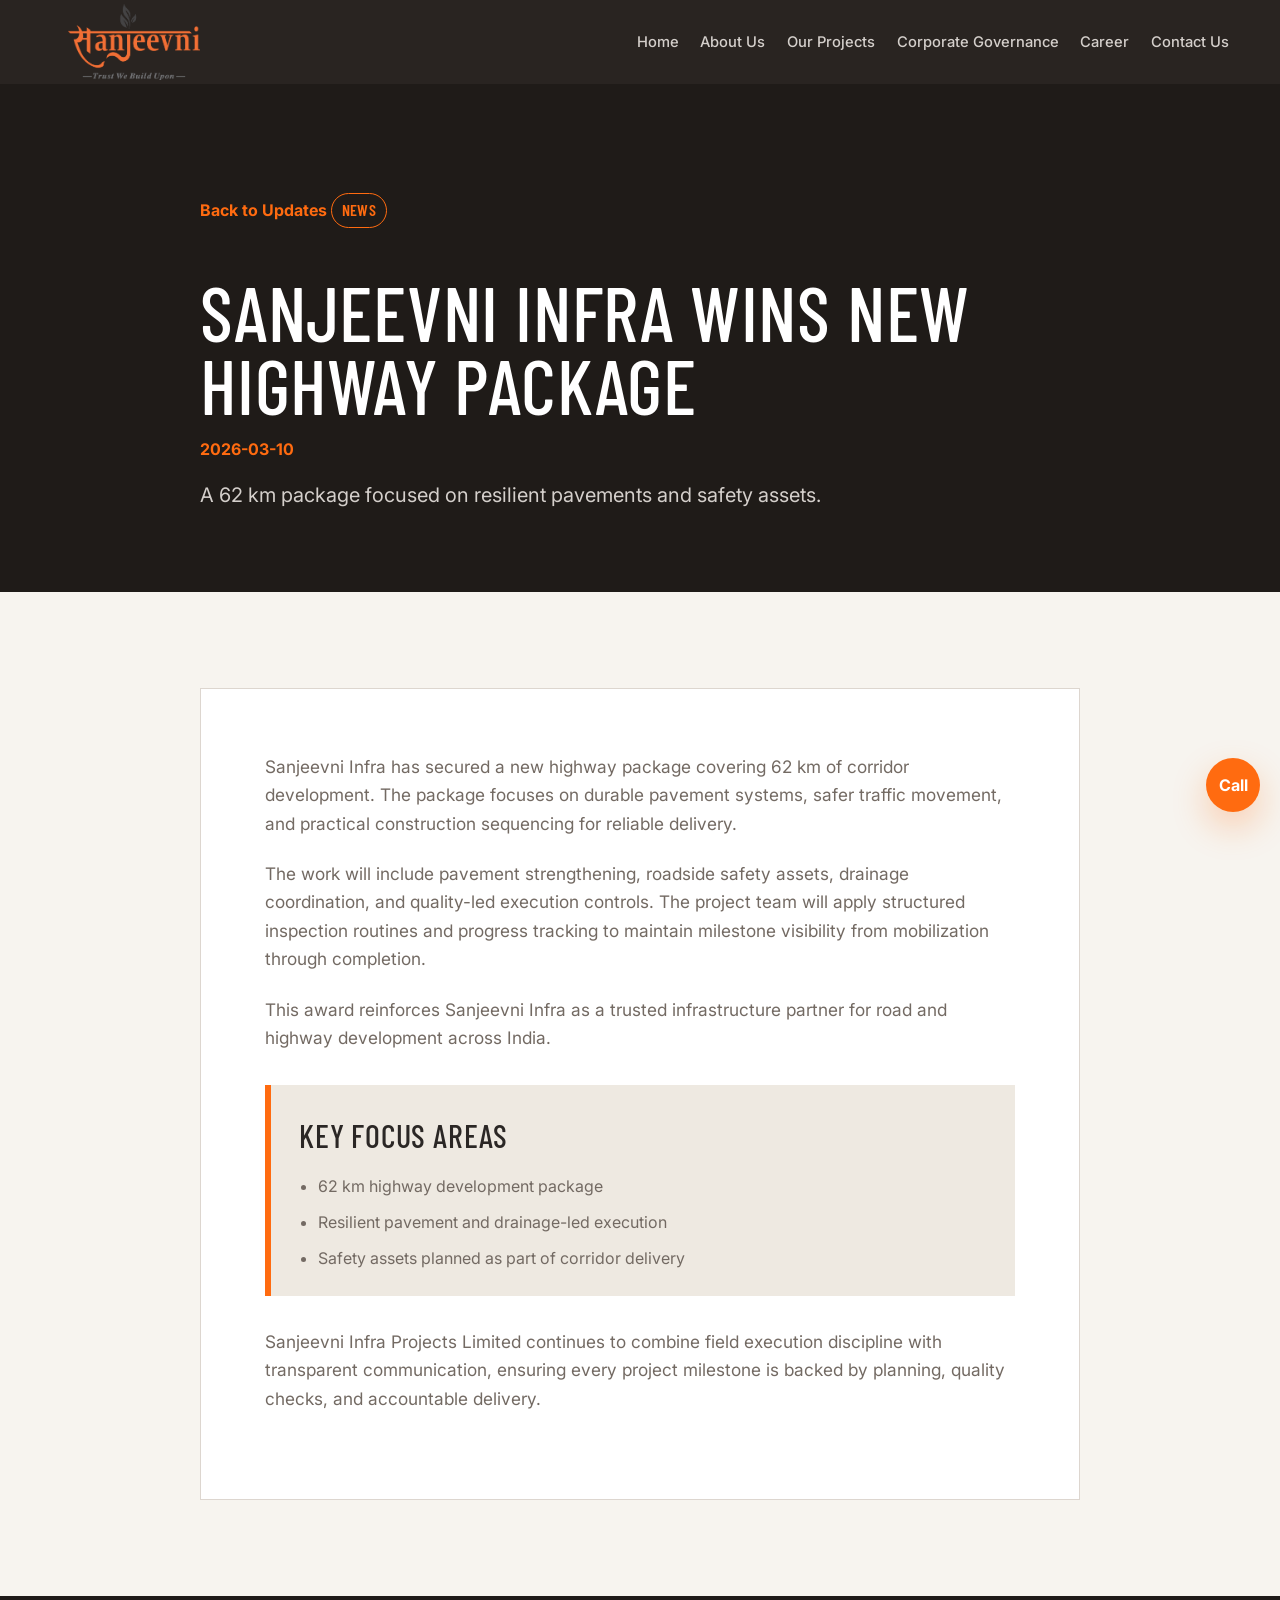
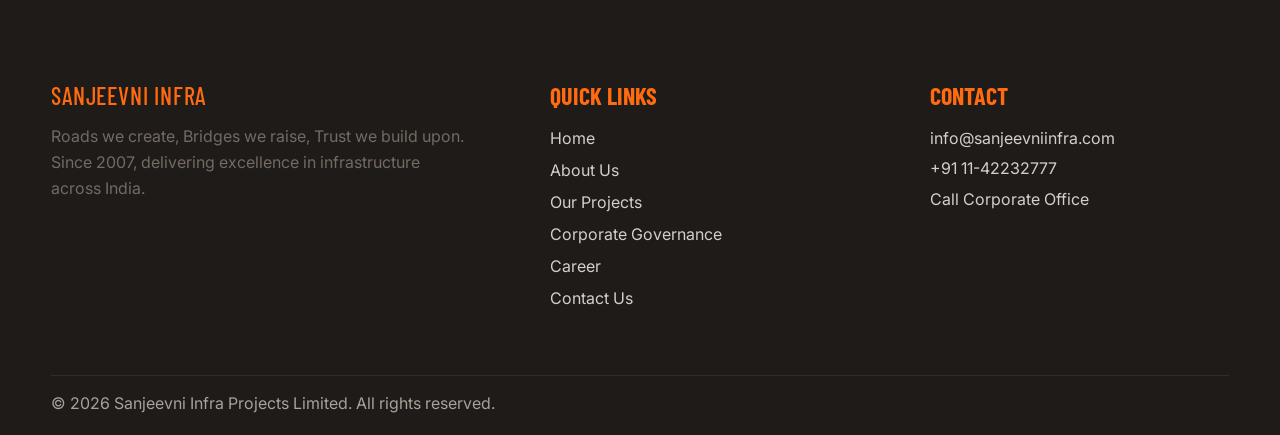
<file: news-highway-package.html>
<!DOCTYPE html>
<html lang="en">
<head>
  <meta charset="UTF-8">
  <meta name="viewport" content="width=device-width, initial-scale=1.0">
  <title>Sanjeevni Infra wins new highway package | Sanjeevni Infra Projects Limited</title>
  <meta name="description" content="A 62 km package focused on resilient pavements and safety assets.">
  <link rel="canonical" href="https://sanjeevniinfra.lovable.app/news-highway-package">
  <link rel="stylesheet" href="css/style.css">
  <link href="https://fonts.googleapis.com/css2?family=Inter:wght@400;500;600;700&family=Barlow+Condensed:wght@500;600;700&display=swap" rel="stylesheet">
</head>
<body data-page="blog">
  <header class="topbar">
    <div class="container nav">
      <a class="logo image-logo" href="index.html"><img src="assets/images/logo-sanjeevni.png" alt="Sanjeevni Infra Projects Ltd"></a>
      <button class="menu-toggle" data-menu-toggle>Menu</button>
      <ul class="nav-links">
        <li><a href="index.html" data-page="home">Home</a></li>
        <li><a href="about.html" data-page="about">About Us</a></li>
        <li><a href="projects.html" data-page="projects">Our Projects</a></li>
        <li><a href="governance.html" data-page="governance">Corporate Governance</a></li>
        <li><a href="careers.html" data-page="careers">Career</a></li>
        <li><a href="contact.html" data-page="contact">Contact Us</a></li>
      </ul>
    </div>
  </header>

  <main class="news-article-page">
    <section class="section news-article-hero">
      <div class="container news-article-shell">
        <a class="news-back" href="blog.html">Back to Updates</a>
        <span class="tag">News</span>
        <h1>Sanjeevni Infra wins new highway package</h1>
        <p class="news-date">2026-03-10</p>
        <p class="news-summary">A 62 km package focused on resilient pavements and safety assets.</p>
      </div>
    </section>

    <section class="section news-article-body-section">
      <div class="container news-article-shell">
        <article class="news-article-body">
          <p>Sanjeevni Infra has secured a new highway package covering 62 km of corridor development. The package focuses on durable pavement systems, safer traffic movement, and practical construction sequencing for reliable delivery.</p>
          <p>The work will include pavement strengthening, roadside safety assets, drainage coordination, and quality-led execution controls. The project team will apply structured inspection routines and progress tracking to maintain milestone visibility from mobilization through completion.</p>
          <p>This award reinforces Sanjeevni Infra as a trusted infrastructure partner for road and highway development across India.</p>
          <div class="news-highlights">
            <h2>Key Focus Areas</h2>
            <ul>
            <li>62 km highway development package</li>
            <li>Resilient pavement and drainage-led execution</li>
            <li>Safety assets planned as part of corridor delivery</li>
            </ul>
          </div>
          <p>Sanjeevni Infra Projects Limited continues to combine field execution discipline with transparent communication, ensuring every project milestone is backed by planning, quality checks, and accountable delivery.</p>
        </article>
      </div>
    </section>
  </main>

  <footer>
    <div class="container">
      <div class="footer-grid">
        <div class="footer-brand">
          <h3>Sanjeevni Infra</h3>
          <p>Roads we create, Bridges we raise, Trust we build upon. Since 2007, delivering excellence in infrastructure across India.</p>
        </div>
        <div class="footer-links">
          <h4>Quick Links</h4>
          <ul>
            <li><a href="index.html">Home</a></li>
            <li><a href="about.html">About Us</a></li>
            <li><a href="projects.html">Our Projects</a></li>
            <li><a href="governance.html">Corporate Governance</a></li>
            <li><a href="careers.html">Career</a></li>
            <li><a href="contact.html">Contact Us</a></li>
          </ul>
        </div>
        <div class="footer-contact">
          <h4>Contact</h4>
          <p><a href="mailto:info@sanjeevniinfra.com">info@sanjeevniinfra.com</a></p>
          <p><a href="tel:+911142232777">+91 11-42232777</a></p>
          <p><a href="tel:+911142232777">Call Corporate Office</a></p>
        </div>
      </div>
      <div class="footer-bottom">
        <p>&copy; <span data-year></span> Sanjeevni Infra Projects Limited. All rights reserved.</p>
      </div>
    </div>
  </footer>

  <a class="wa-float" href="tel:+911142232777" aria-label="Call Sanjeevni Infra">Call</a>
  <script src="js/main.js"></script>
</body>
</html>
</file>
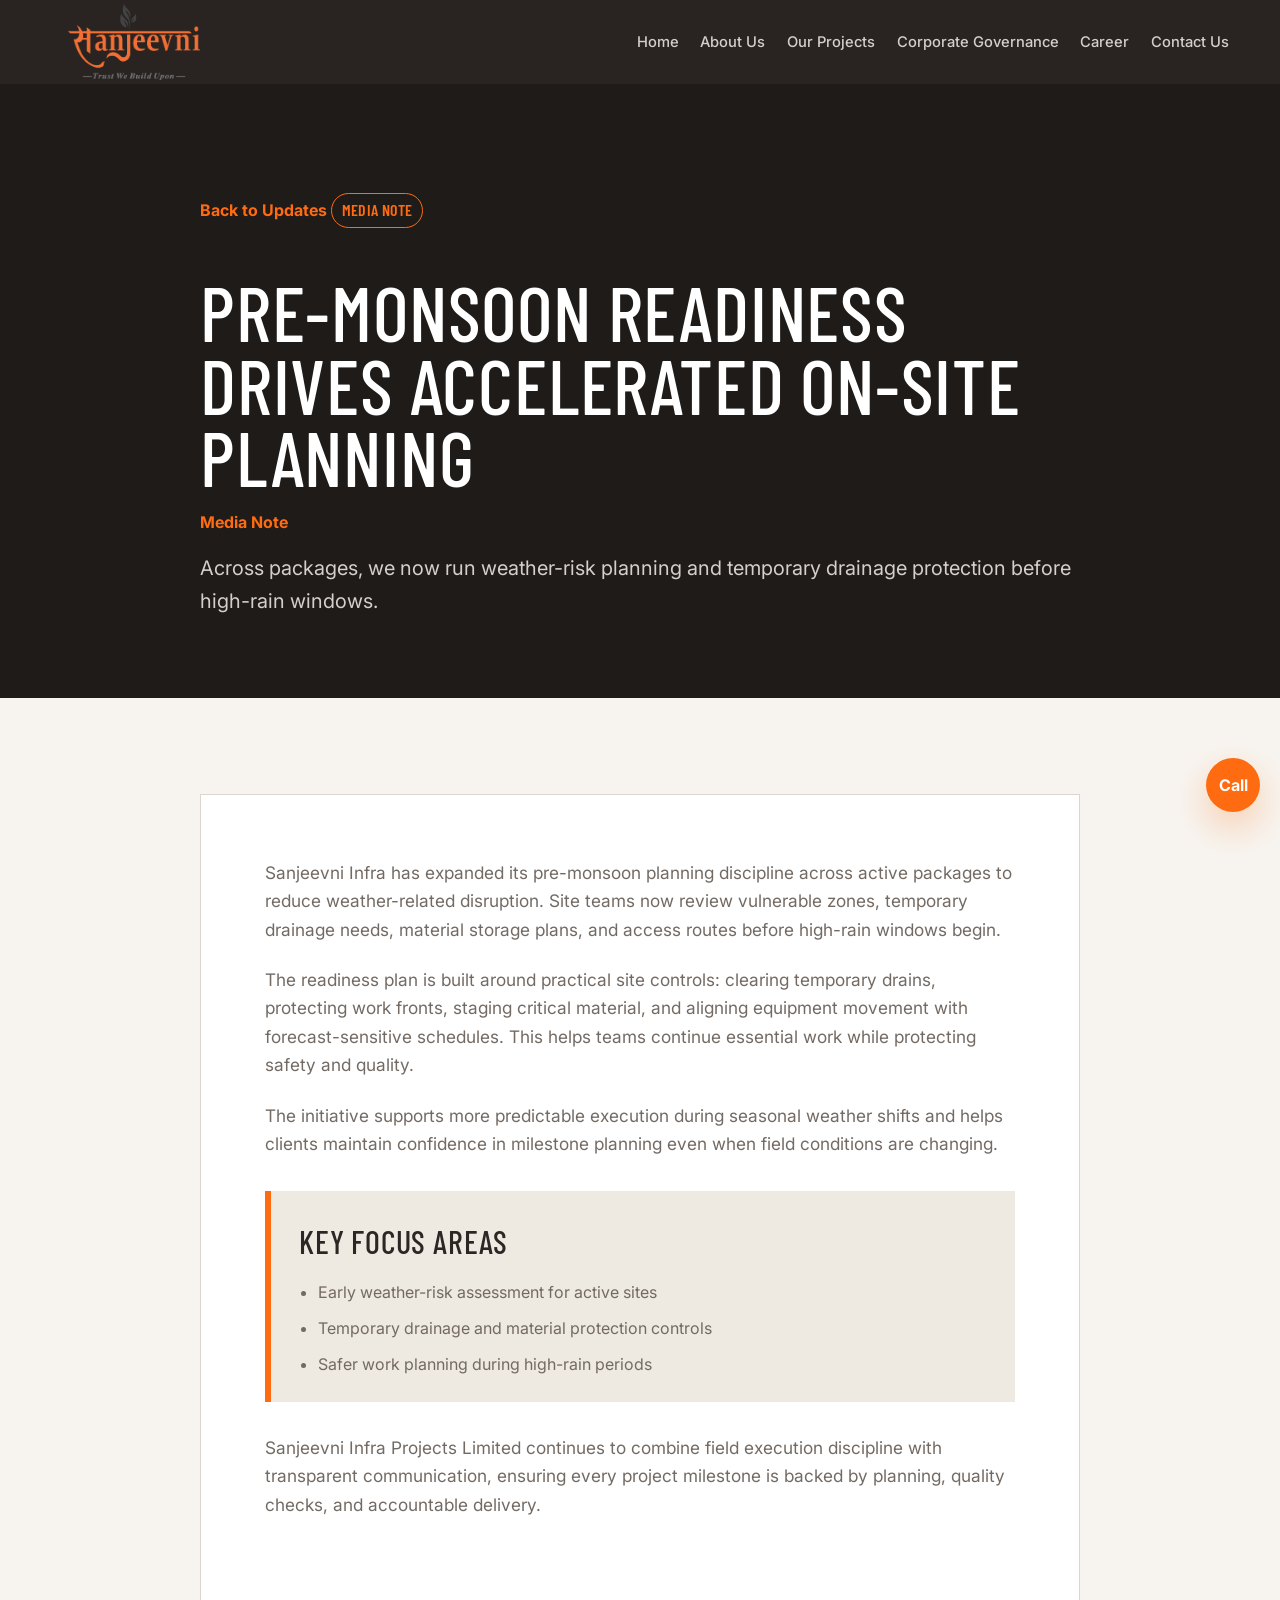
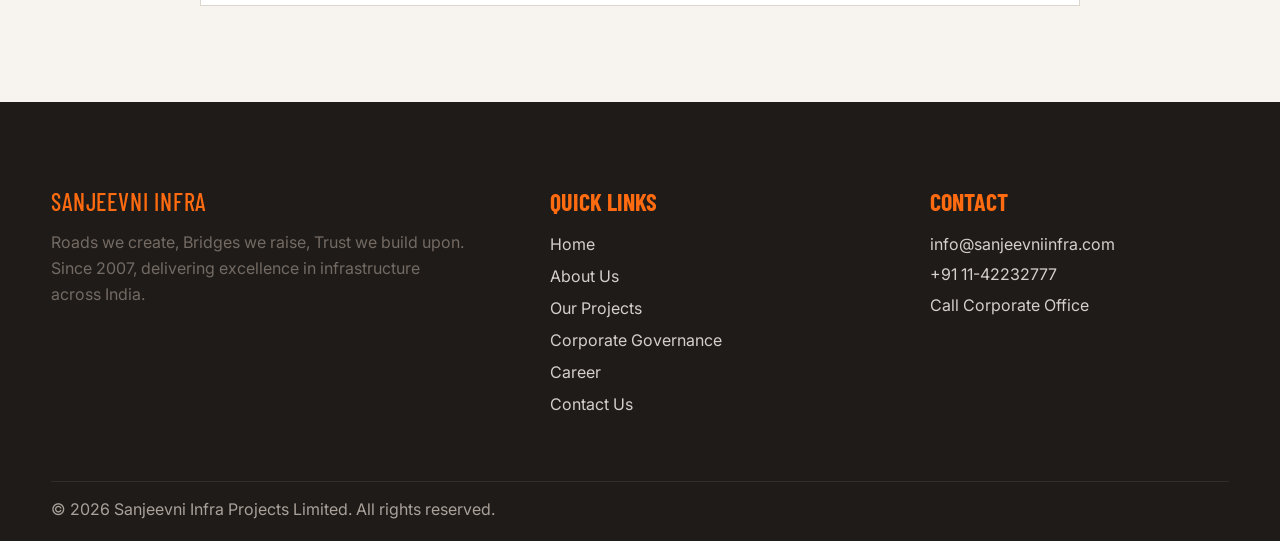
<file: news-pre-monsoon-readiness.html>
<!DOCTYPE html>
<html lang="en">
<head>
  <meta charset="UTF-8">
  <meta name="viewport" content="width=device-width, initial-scale=1.0">
  <title>Pre-monsoon readiness drives accelerated on-site planning | Sanjeevni Infra Projects Limited</title>
  <meta name="description" content="Across packages, we now run weather-risk planning and temporary drainage protection before high-rain windows.">
  <link rel="canonical" href="https://sanjeevniinfra.lovable.app/news-pre-monsoon-readiness">
  <link rel="stylesheet" href="css/style.css">
  <link href="https://fonts.googleapis.com/css2?family=Inter:wght@400;500;600;700&family=Barlow+Condensed:wght@500;600;700&display=swap" rel="stylesheet">
</head>
<body data-page="blog">
  <header class="topbar">
    <div class="container nav">
      <a class="logo image-logo" href="index.html"><img src="assets/images/logo-sanjeevni.png" alt="Sanjeevni Infra Projects Ltd"></a>
      <button class="menu-toggle" data-menu-toggle>Menu</button>
      <ul class="nav-links">
        <li><a href="index.html" data-page="home">Home</a></li>
        <li><a href="about.html" data-page="about">About Us</a></li>
        <li><a href="projects.html" data-page="projects">Our Projects</a></li>
        <li><a href="governance.html" data-page="governance">Corporate Governance</a></li>
        <li><a href="careers.html" data-page="careers">Career</a></li>
        <li><a href="contact.html" data-page="contact">Contact Us</a></li>
      </ul>
    </div>
  </header>

  <main class="news-article-page">
    <section class="section news-article-hero">
      <div class="container news-article-shell">
        <a class="news-back" href="blog.html">Back to Updates</a>
        <span class="tag">Media Note</span>
        <h1>Pre-monsoon readiness drives accelerated on-site planning</h1>
        <p class="news-date">Media Note</p>
        <p class="news-summary">Across packages, we now run weather-risk planning and temporary drainage protection before high-rain windows.</p>
      </div>
    </section>

    <section class="section news-article-body-section">
      <div class="container news-article-shell">
        <article class="news-article-body">
          <p>Sanjeevni Infra has expanded its pre-monsoon planning discipline across active packages to reduce weather-related disruption. Site teams now review vulnerable zones, temporary drainage needs, material storage plans, and access routes before high-rain windows begin.</p>
          <p>The readiness plan is built around practical site controls: clearing temporary drains, protecting work fronts, staging critical material, and aligning equipment movement with forecast-sensitive schedules. This helps teams continue essential work while protecting safety and quality.</p>
          <p>The initiative supports more predictable execution during seasonal weather shifts and helps clients maintain confidence in milestone planning even when field conditions are changing.</p>
          <div class="news-highlights">
            <h2>Key Focus Areas</h2>
            <ul>
            <li>Early weather-risk assessment for active sites</li>
            <li>Temporary drainage and material protection controls</li>
            <li>Safer work planning during high-rain periods</li>
            </ul>
          </div>
          <p>Sanjeevni Infra Projects Limited continues to combine field execution discipline with transparent communication, ensuring every project milestone is backed by planning, quality checks, and accountable delivery.</p>
        </article>
      </div>
    </section>
  </main>

  <footer>
    <div class="container">
      <div class="footer-grid">
        <div class="footer-brand">
          <h3>Sanjeevni Infra</h3>
          <p>Roads we create, Bridges we raise, Trust we build upon. Since 2007, delivering excellence in infrastructure across India.</p>
        </div>
        <div class="footer-links">
          <h4>Quick Links</h4>
          <ul>
            <li><a href="index.html">Home</a></li>
            <li><a href="about.html">About Us</a></li>
            <li><a href="projects.html">Our Projects</a></li>
            <li><a href="governance.html">Corporate Governance</a></li>
            <li><a href="careers.html">Career</a></li>
            <li><a href="contact.html">Contact Us</a></li>
          </ul>
        </div>
        <div class="footer-contact">
          <h4>Contact</h4>
          <p><a href="mailto:info@sanjeevniinfra.com">info@sanjeevniinfra.com</a></p>
          <p><a href="tel:+911142232777">+91 11-42232777</a></p>
          <p><a href="tel:+911142232777">Call Corporate Office</a></p>
        </div>
      </div>
      <div class="footer-bottom">
        <p>&copy; <span data-year></span> Sanjeevni Infra Projects Limited. All rights reserved.</p>
      </div>
    </div>
  </footer>

  <a class="wa-float" href="tel:+911142232777" aria-label="Call Sanjeevni Infra">Call</a>
  <script src="js/main.js"></script>
</body>
</html>
</file>
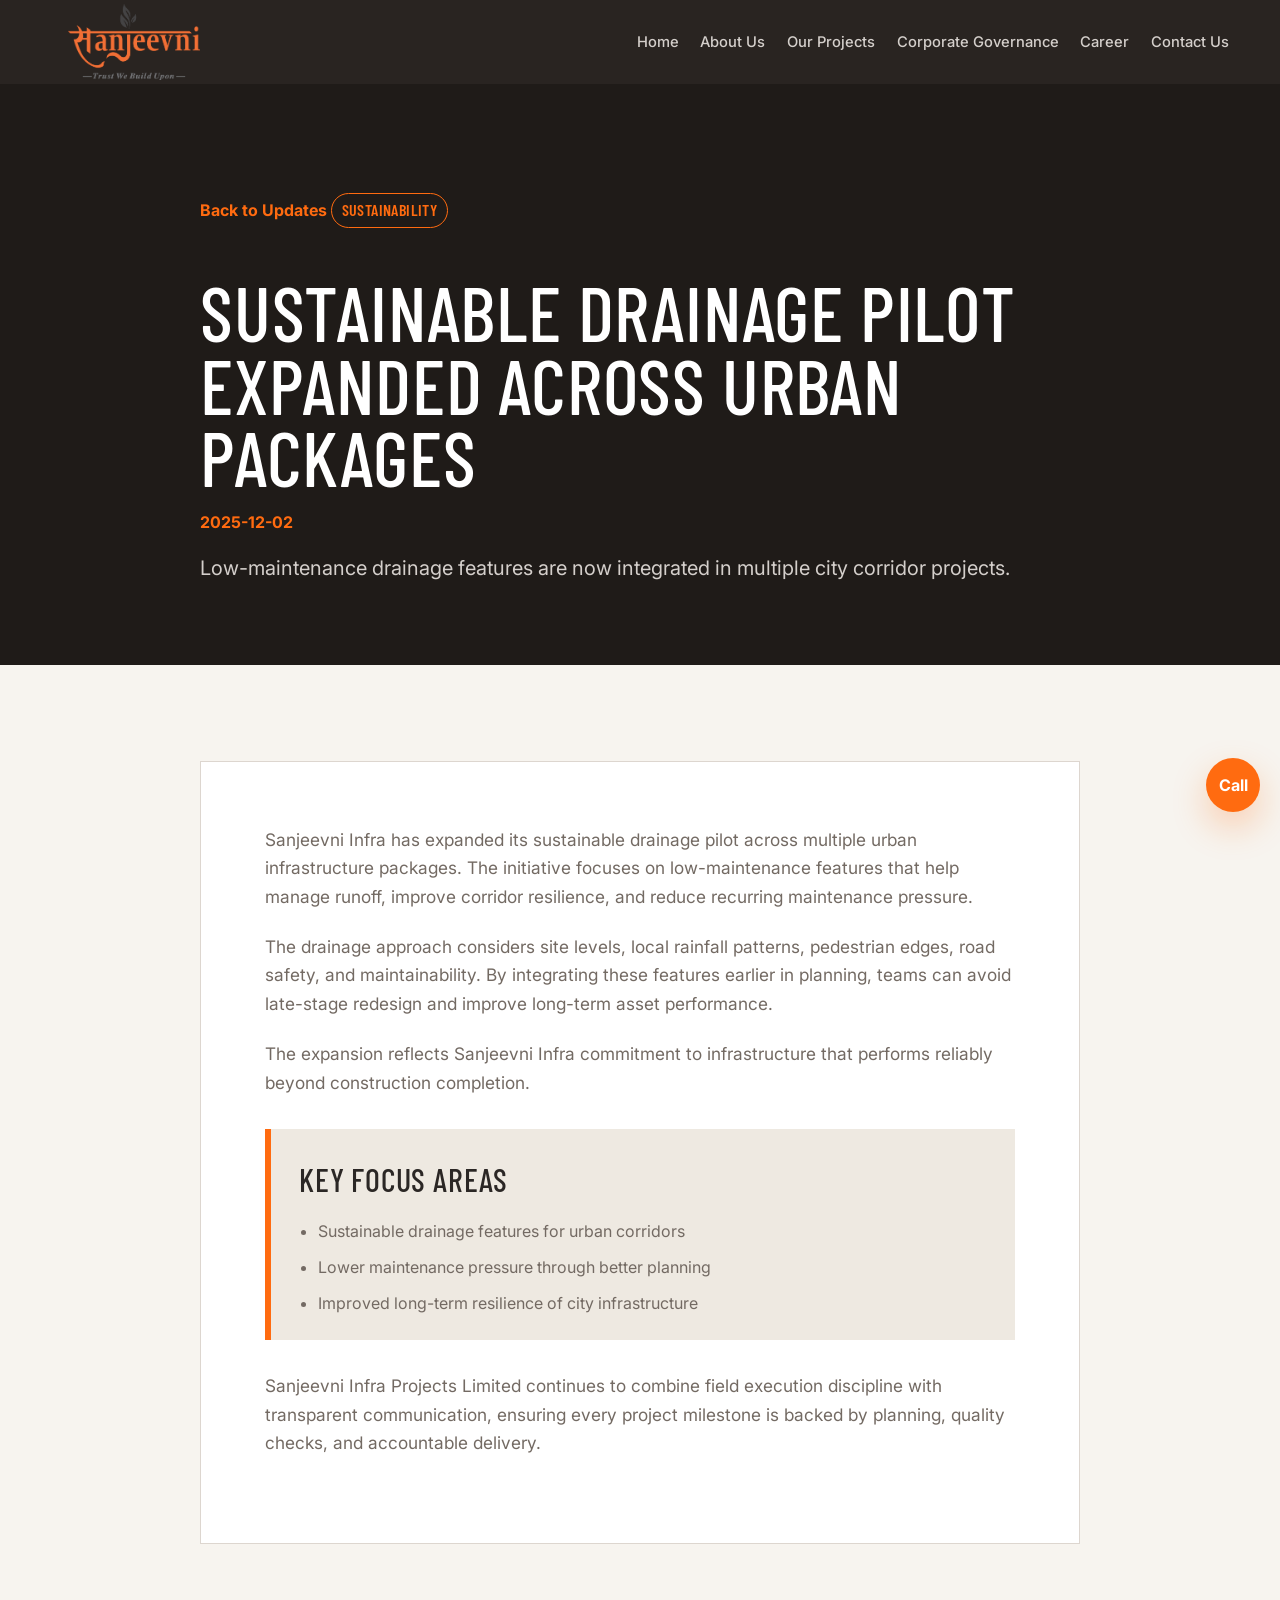
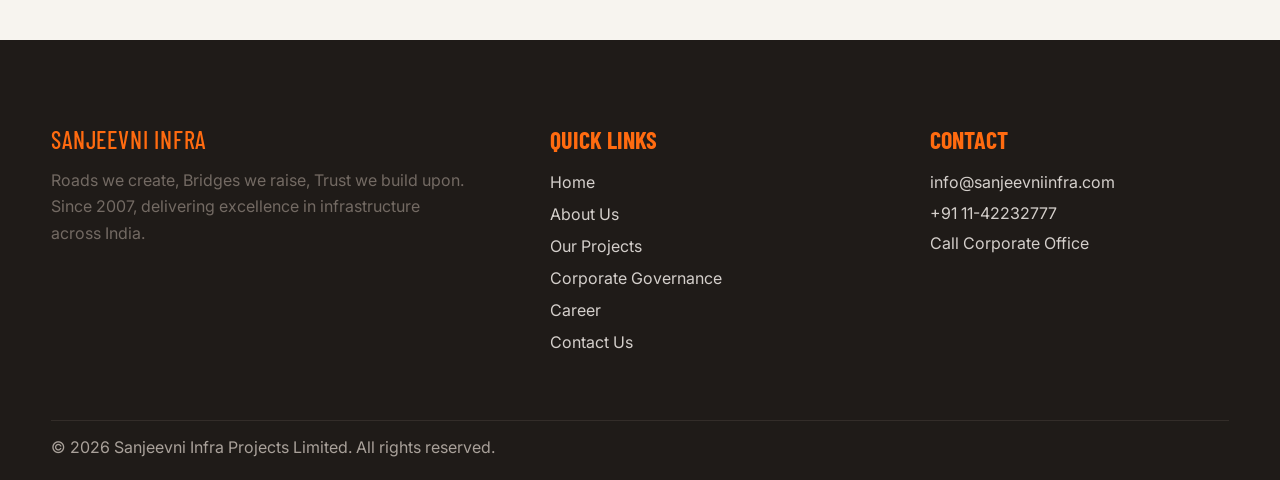
<file: news-sustainable-drainage-pilot.html>
<!DOCTYPE html>
<html lang="en">
<head>
  <meta charset="UTF-8">
  <meta name="viewport" content="width=device-width, initial-scale=1.0">
  <title>Sustainable drainage pilot expanded across urban packages | Sanjeevni Infra Projects Limited</title>
  <meta name="description" content="Low-maintenance drainage features are now integrated in multiple city corridor projects.">
  <link rel="canonical" href="https://sanjeevniinfra.lovable.app/news-sustainable-drainage-pilot">
  <link rel="stylesheet" href="css/style.css">
  <link href="https://fonts.googleapis.com/css2?family=Inter:wght@400;500;600;700&family=Barlow+Condensed:wght@500;600;700&display=swap" rel="stylesheet">
</head>
<body data-page="blog">
  <header class="topbar">
    <div class="container nav">
      <a class="logo image-logo" href="index.html"><img src="assets/images/logo-sanjeevni.png" alt="Sanjeevni Infra Projects Ltd"></a>
      <button class="menu-toggle" data-menu-toggle>Menu</button>
      <ul class="nav-links">
        <li><a href="index.html" data-page="home">Home</a></li>
        <li><a href="about.html" data-page="about">About Us</a></li>
        <li><a href="projects.html" data-page="projects">Our Projects</a></li>
        <li><a href="governance.html" data-page="governance">Corporate Governance</a></li>
        <li><a href="careers.html" data-page="careers">Career</a></li>
        <li><a href="contact.html" data-page="contact">Contact Us</a></li>
      </ul>
    </div>
  </header>

  <main class="news-article-page">
    <section class="section news-article-hero">
      <div class="container news-article-shell">
        <a class="news-back" href="blog.html">Back to Updates</a>
        <span class="tag">Sustainability</span>
        <h1>Sustainable drainage pilot expanded across urban packages</h1>
        <p class="news-date">2025-12-02</p>
        <p class="news-summary">Low-maintenance drainage features are now integrated in multiple city corridor projects.</p>
      </div>
    </section>

    <section class="section news-article-body-section">
      <div class="container news-article-shell">
        <article class="news-article-body">
          <p>Sanjeevni Infra has expanded its sustainable drainage pilot across multiple urban infrastructure packages. The initiative focuses on low-maintenance features that help manage runoff, improve corridor resilience, and reduce recurring maintenance pressure.</p>
          <p>The drainage approach considers site levels, local rainfall patterns, pedestrian edges, road safety, and maintainability. By integrating these features earlier in planning, teams can avoid late-stage redesign and improve long-term asset performance.</p>
          <p>The expansion reflects Sanjeevni Infra commitment to infrastructure that performs reliably beyond construction completion.</p>
          <div class="news-highlights">
            <h2>Key Focus Areas</h2>
            <ul>
            <li>Sustainable drainage features for urban corridors</li>
            <li>Lower maintenance pressure through better planning</li>
            <li>Improved long-term resilience of city infrastructure</li>
            </ul>
          </div>
          <p>Sanjeevni Infra Projects Limited continues to combine field execution discipline with transparent communication, ensuring every project milestone is backed by planning, quality checks, and accountable delivery.</p>
        </article>
      </div>
    </section>
  </main>

  <footer>
    <div class="container">
      <div class="footer-grid">
        <div class="footer-brand">
          <h3>Sanjeevni Infra</h3>
          <p>Roads we create, Bridges we raise, Trust we build upon. Since 2007, delivering excellence in infrastructure across India.</p>
        </div>
        <div class="footer-links">
          <h4>Quick Links</h4>
          <ul>
            <li><a href="index.html">Home</a></li>
            <li><a href="about.html">About Us</a></li>
            <li><a href="projects.html">Our Projects</a></li>
            <li><a href="governance.html">Corporate Governance</a></li>
            <li><a href="careers.html">Career</a></li>
            <li><a href="contact.html">Contact Us</a></li>
          </ul>
        </div>
        <div class="footer-contact">
          <h4>Contact</h4>
          <p><a href="mailto:info@sanjeevniinfra.com">info@sanjeevniinfra.com</a></p>
          <p><a href="tel:+911142232777">+91 11-42232777</a></p>
          <p><a href="tel:+911142232777">Call Corporate Office</a></p>
        </div>
      </div>
      <div class="footer-bottom">
        <p>&copy; <span data-year></span> Sanjeevni Infra Projects Limited. All rights reserved.</p>
      </div>
    </div>
  </footer>

  <a class="wa-float" href="tel:+911142232777" aria-label="Call Sanjeevni Infra">Call</a>
  <script src="js/main.js"></script>
</body>
</html>
</file>
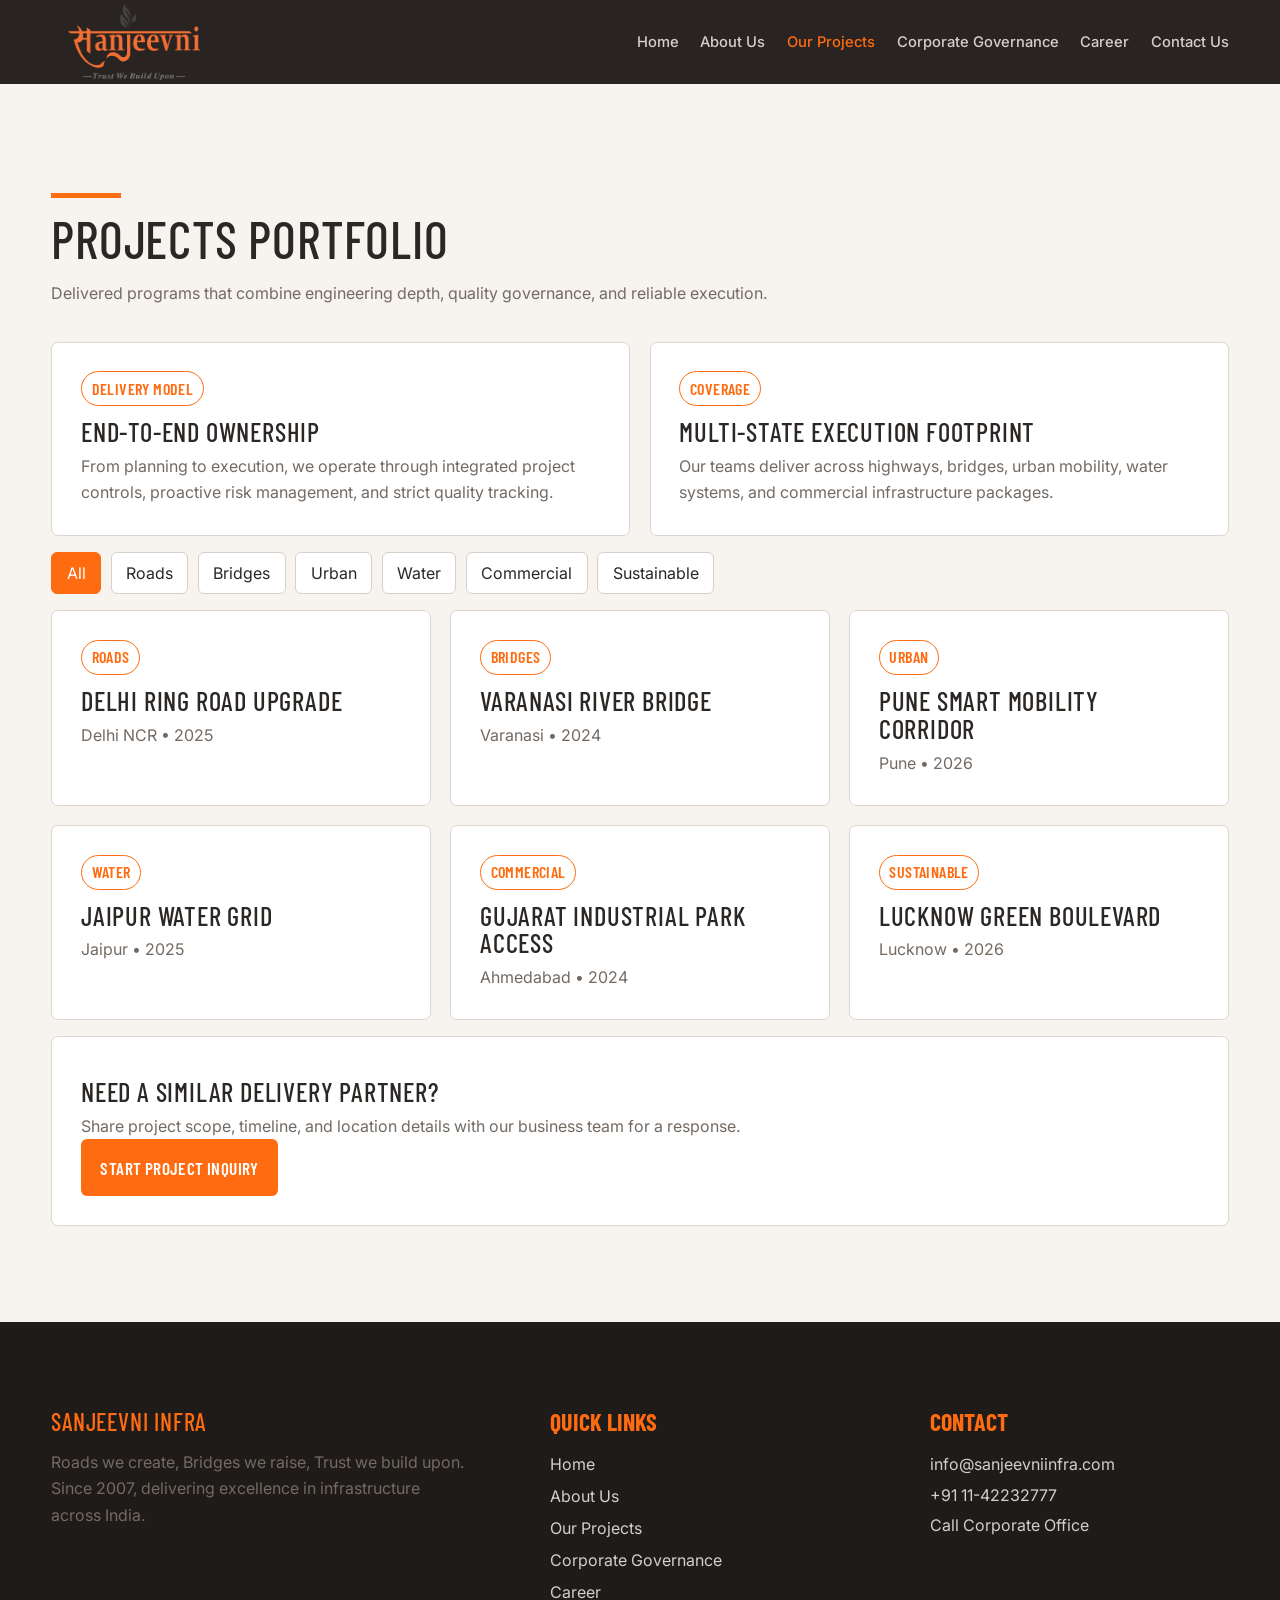
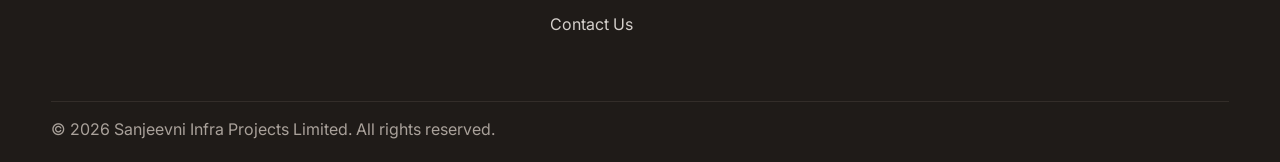
<file: projects.html>
<!DOCTYPE html>
<html lang="en">
<head>
  <meta charset="UTF-8">
  <meta name="viewport" content="width=device-width, initial-scale=1.0">
  <title>Projects | Sanjeevni Infra Projects Limited</title>
  <meta name="description" content="Discover Sanjeevni Infra's flagship infrastructure delivery across roads, bridges, urban systems, and sustainable developments.">
  <link rel="canonical" href="https://sanjeevniinfra.lovable.app/projects">
  <link rel="stylesheet" href="css/style.css">
  <link href="https://fonts.googleapis.com/css2?family=Inter:wght@400;500;600;700&family=Playfair+Display:wght@700&display=swap" rel="stylesheet">
</head>
<body data-page="projects">
  <header class="topbar">
    <div class="container nav">
      <a class="logo image-logo" href="index.html"><img src="assets/images/logo-sanjeevni.png" alt="Sanjeevni Infra Projects Ltd"></a>
      <button class="menu-toggle" data-menu-toggle>Menu</button>
      <ul class="nav-links">
        <li><a href="index.html" data-page="home">Home</a></li>
        <li><a href="about.html" data-page="about">About Us</a></li>
        <li><a href="projects.html" data-page="projects">Our Projects</a></li>
        <li><a href="governance.html" data-page="governance">Corporate Governance</a></li>
        <li><a href="careers.html" data-page="careers">Career</a></li>
        <li><a href="contact.html" data-page="contact">Contact Us</a></li>
      </ul>
    </div>
  </header>

  <section class="section">
    <div class="container">
      <div class="section-head">
        <h1>Projects Portfolio</h1>
        <p>Delivered programs that combine engineering depth, quality governance, and reliable execution.</p>
      </div>
      <div class="split" style="margin-bottom: 1rem;">
        <article class="card">
          <span class="tag">Delivery Model</span>
          <h3>End-to-end ownership</h3>
          <p>From planning to execution, we operate through integrated project controls, proactive risk management, and strict quality tracking.</p>
        </article>
        <article class="card">
          <span class="tag">Coverage</span>
          <h3>Multi-state execution footprint</h3>
          <p>Our teams deliver across highways, bridges, urban mobility, water systems, and commercial infrastructure packages.</p>
        </article>
      </div>
      <div class="filters" data-filters></div>
      <div class="grid grid-3" data-project-list></div>
      <div class="card" style="margin-top: 1rem;">
        <h3>Need a Similar Delivery Partner?</h3>
        <p>Share project scope, timeline, and location details with our business team for a response.</p>
        <a class="btn btn-brand" href="contact.html">Start Project Inquiry</a>
      </div>
    </div>
  </section>

  <footer>
    <div class="container">
      <div class="footer-grid">
        <div class="footer-brand">
          <h3>Sanjeevni Infra</h3>
          <p>Roads we create, Bridges we raise, Trust we build upon. Since 2007, delivering excellence in infrastructure across India.</p>
        </div>
        <div class="footer-links">
          <h4>Quick Links</h4>
          <ul>
            <li><a href="index.html">Home</a></li>
            <li><a href="about.html">About Us</a></li>
            <li><a href="projects.html">Our Projects</a></li>
            <li><a href="governance.html">Corporate Governance</a></li>
            <li><a href="careers.html">Career</a></li>
            <li><a href="contact.html">Contact Us</a></li>
          </ul>
        </div>
        <div class="footer-contact">
          <h4>Contact</h4>
          <p><a href="mailto:info@sanjeevniinfra.com">info@sanjeevniinfra.com</a></p>
          <p><a href="tel:+911142232777">+91 11-42232777</a></p>
          <p><a href="tel:+911142232777">Call Corporate Office</a></p>
        </div>
      </div>
      <div class="footer-bottom">
        <p>&copy; <span data-year></span> Sanjeevni Infra Projects Limited. All rights reserved.</p>
      </div>
    </div>
  </footer>

  <script src="js/data.js"></script>
  <script src="js/main.js"></script>
  <script src="js/projects.js"></script>
</body>
</html>
</file>
<file: css/style.css>
@import url("https://fonts.googleapis.com/css2?family=Inter:wght@400;500;600;700&family=Barlow+Condensed:wght@500;600;700&display=swap");

:root {
  --bg: #0a1428;
  --bg-soft: #14213d;
  --surface: #ffffff;
  --surface-muted: #f4f7fc;
  --text: #1a2333;
  --text-light: #5a6678;
  --brand: #d37a2c;
  --brand-dark: #b9651d;
  --radius: 14px;
  --shadow: 0 14px 32px rgba(10, 26, 58, 0.1);
}

* {
  margin: 0;
  padding: 0;
  box-sizing: border-box;
}

body {
  font-family: "Inter", sans-serif;
  color: var(--text);
  background: var(--surface);
  line-height: 1.65;
  letter-spacing: 0;
}

*,
*::before,
*::after {
  transition: background-color 0.25s ease, color 0.25s ease, border-color 0.25s ease, transform 0.25s ease;
}

a {
  color: inherit;
  text-decoration: none;
}

.container {
  width: min(1180px, 92%);
  margin: 0 auto;
}

.topbar {
  position: sticky;
  top: 0;
  z-index: 1100;
  background: rgba(10, 20, 40, 0.94);
  backdrop-filter: blur(10px);
}

.nav {
  min-height: 76px;
  display: flex;
  align-items: center;
  justify-content: space-between;
  gap: 1rem;
}

.logo {
  color: #fff;
  font-family: "Barlow Condensed", sans-serif;
  font-weight: 600;
  font-size: 1.5rem;
  letter-spacing: 0.7px;
}

.logo span {
  color: var(--brand);
}

.nav-links {
  list-style: none;
  display: flex;
  gap: 1.4rem;
  color: #d7deeb;
  font-weight: 500;
}

.nav-links a:hover,
.nav-links a.active {
  color: #fff;
}

.menu-toggle {
  display: none;
  border: 1px solid #2c3f66;
  background: transparent;
  color: #fff;
  padding: 0.4rem 0.7rem;
  border-radius: 10px;
  cursor: pointer;
}

.hero {
  background: radial-gradient(circle at top left, #1e3260 0%, var(--bg) 56%);
  color: #fff;
  padding: 6rem 0 5.5rem;
  position: relative;
  overflow: hidden;
  isolation: isolate;
}

.hero-media {
  position: absolute;
  inset: 0;
  width: 100%;
  height: 100%;
  object-fit: cover;
  z-index: -2;
}

.hero-overlay {
  position: absolute;
  inset: 0;
  background: linear-gradient(rgba(7, 17, 37, 0.7), rgba(7, 17, 37, 0.62));
  z-index: -1;
}

.hero-grid {
  display: grid;
  grid-template-columns: 1.05fr 0.95fr;
  gap: 2rem;
  align-items: center;
  position: relative;
}

.eyebrow {
  color: #91a8d7;
  font-weight: 600;
  margin-bottom: 0.75rem;
}

h1,
h2,
h3 {
  font-family: "Barlow Condensed", "Inter", sans-serif;
  font-weight: 450;
  
  letter-spacing: 0.8px;
  text-transform: uppercase;
}

h1 {
  font-size: clamp(2rem, 4vw, 3.5rem);
  margin-bottom: 1rem;
}

.lead {
  color: #d7e1f7;
  max-width: 52ch;
}

.hero-actions {
  margin-top: 1.75rem;
  display: flex;
  gap: 0.9rem;
  flex-wrap: wrap;
}

.btn {
  display: inline-block;
  border-radius: 999px;
  padding: 0.76rem 1.35rem;
  font-weight: 600;
  border: 1px solid transparent;
  cursor: pointer;
}

.btn-brand {
  background: var(--brand);
  color: #fff;
}

.btn-brand:hover {
  background: var(--brand-dark);
}

.btn-light {
  background: transparent;
  color: #fff;
  border-color: #5c75a5;
}

.hero-stats {
  background: rgba(255, 255, 255, 0.09);
  border: 1px solid rgba(255, 255, 255, 0.18);
  border-radius: var(--radius);
  padding: 1.4rem;
  display: grid;
  gap: 1rem;
}

.stat strong {
  display: block;
  font-size: 1.6rem;
}

.section {
  padding: 4.6rem 0;
}

.section.alt {
  background: var(--surface-muted);
}

.section-head {
  margin-bottom: 1.8rem;
}

.section-head p {
  color: var(--text-light);
  margin-top: 0.5rem;
}

.grid {
  display: grid;
  gap: 1.2rem;
}

.grid-3 {
  grid-template-columns: repeat(3, minmax(0, 1fr));
}

.card {
  background: var(--surface);
  border-radius: var(--radius);
  box-shadow: var(--shadow);
  padding: 1.2rem;
  border: 1px solid #ecf1fa;
}

.card:hover {
  transform: translateY(-6px);
}

.tag {
  display: inline-block;
  font-size: 0.75rem;
  padding: 0.2rem 0.6rem;
  border-radius: 999px;
  background: #eef3ff;
  color: #28457a;
  font-weight: 600;
}

.card h3 {
  margin: 0.75rem 0 0.45rem;
  font-size: 1.35rem;
}

.card p {
  color: var(--text-light);
}

.kpis {
  display: grid;
  grid-template-columns: repeat(4, minmax(0, 1fr));
  gap: 1rem;
}

.kpi {
  background: #0e1c37;
  color: #e7edfb;
  border-radius: 12px;
  padding: 1rem;
  text-align: center;
}

.kpi strong {
  display: block;
  font-size: 1.5rem;
}

.split {
  display: grid;
  grid-template-columns: 1fr 1fr;
  gap: 1.2rem;
}

form {
  display: grid;
  gap: 0.8rem;
}

input,
select,
textarea,
button {
  font: inherit;
}

input,
select,
textarea {
  width: 100%;
  border: 1px solid #d3ddf0;
  border-radius: 10px;
  padding: 0.7rem 0.85rem;
  background: #fff;
}

button.btn {
  border: 0;
}

.status {
  color: #0a6b3d;
  font-weight: 500;
}

.filters {
  display: flex;
  flex-wrap: wrap;
  gap: 0.6rem;
  margin-bottom: 1rem;
}

.filter-btn {
  border: 1px solid #cfd8e8;
  background: #fff;
  border-radius: 999px;
  padding: 0.45rem 0.9rem;
  cursor: pointer;
}

.filter-btn.active {
  background: #1b315a;
  color: #fff;
  border-color: #1b315a;
}

.map-wrap iframe {
  width: 100%;
  min-height: 330px;
  border: 0;
  border-radius: var(--radius);
}

.table-wrap {
  overflow-x: auto;
}

table {
  width: 100%;
  border-collapse: collapse;
}

th,
td {
  border-bottom: 1px solid #e5ebf8;
  padding: 0.7rem;
  text-align: left;
}

footer {
  background: #071125;
  color: #d8e2f5;
  padding: 2.2rem 0 1.2rem;
  position: relative;
  z-index: 10;
}

.footer-grid {
  display: grid;
  grid-template-columns: 1.4fr 1fr 1fr;
  gap: 1.25rem;
  padding-bottom: 1rem;
}

.footer-brand h3 {
  color: #fff;
  margin-bottom: 0.45rem;
}

.footer-brand p {
  color: #b6c5e4;
}

.footer-links h4,
.footer-contact h4 {
  color: #fff;
  margin-bottom: 0.6rem;
  font-size: 1.02rem;
}

.footer-links ul {
  list-style: none;
  display: grid;
  gap: 0.35rem;
}

.footer-links a,
.footer-contact a {
  color: #c6d3ee;
}

.footer-links a:hover,
.footer-contact a:hover {
  color: #fff;
}

.footer-contact p {
  color: #c6d3ee;
  margin-bottom: 0.25rem;
}

.footer-bottom {
  border-top: 1px solid #1f335d;
  padding-top: 0.85rem;
  color: #95a9d1;
  display: flex;
  justify-content: space-between;
  gap: 0.8rem;
  flex-wrap: wrap;
}

.wa-float {
  position: fixed;
  right: 20px;
  bottom: 88px;
  width: 54px;
  height: 54px;
  border-radius: 50%;
  display: grid;
  place-items: center;
  background: #25d366;
  color: #fff;
  font-weight: 700;
  box-shadow: 0 15px 35px rgba(20, 176, 84, 0.35);
  z-index: 5;
}

.wa-float:hover {
  transform: translateY(-3px);
}

.wa-float.is-hidden {
  opacity: 0;
  transform: translateY(10px);
  pointer-events: none;
}

@media (max-width: 960px) {
  .hero-grid,
  .grid-3,
  .split,
  .kpis,
  .footer-grid {
    grid-template-columns: 1fr 1fr;
  }
}

@media (max-width: 760px) {
  .menu-toggle {
    display: block;
  }

  .nav-links {
    position: absolute;
    right: 4%;
    top: 78px;
    display: none;
    flex-direction: column;
    background: #0b1c3e;
    border: 1px solid #29477d;
    border-radius: 10px;
    padding: 1rem;
    min-width: 180px;
  }

  .nav-links.open {
    display: flex;
  }

  .hero-grid,
  .grid-3,
  .split,
  .kpis,
  .footer-grid {
    grid-template-columns: 1fr;
  }

  .wa-float {
    width: 48px;
    height: 48px;
    right: 14px;
    bottom: 78px;
  }
}

/* About page */
:root {
  --about-dark: #1f1b18;
  --about-top: #292421;
  --about-cream: #f7f4ef;
  --about-warm: #eee9e1;
  --about-orange: #ff6b10;
  --about-copy: #736a63;
}

body[data-page="about"] {
  background: var(--about-cream);
  color: #2b2725;
}

.about-topbar {
  background: var(--about-top);
  position: sticky;
}

.about-topbar .nav {
  min-height: 84px;
}

.about-logo {
  display: grid;
  gap: 0.1rem;
  color: var(--about-orange);
  line-height: 1;
}

.about-logo span {
  color: var(--about-orange);
  font-size: 1.55rem;
}

.about-logo small {
  color: #b8b1ac;
  font-family: Inter, sans-serif;
  font-size: 0.66rem;
  font-weight: 700;
  letter-spacing: 2.6px;
  text-transform: uppercase;
}
@media((max-width: 1080px)){
.about-topbar .nav-links {
  gap: .85rem;
  font-size: 0.86rem;
}
}

.about-topbar .nav-links a.active,
.about-topbar .nav-links a:hover {
  color: var(--about-orange);
}

.about-page {
  background: var(--about-cream);
}

.about-hero {
  background: var(--about-dark);
  color: #f8f6f4;
  padding: 11rem 0 10.5rem;
}

.about-rule {
  display: block;
  width: 70px;
  height: 5px;
  background: var(--about-orange);
  margin-bottom: 1.2rem;
}

.about-hero h1,
.about-section h2 {
  font-size: clamp(2.9rem, 5vw, 5.8rem);
  line-height: 0.95;
  letter-spacing: 1px;
}

.about-hero p {
  color: #cfc8c1;
  font-size: clamp(1rem, 1.8vw, 1.45rem);
  max-width: 74ch;
  margin-top: 1.25rem;
}

.about-section {
  padding: 7.5rem 0;
}

.about-section h2,
.about-section h3 {
  color: #2b2725;
}

.about-section p {
  color: var(--about-copy);
}

.about-split,
.founder-grid {
  display: grid;
  grid-template-columns: 0.95fr 1.05fr;
  gap: 5rem;
  align-items: center;
}

.about-copy p {
  margin-top: 1.35rem;
  font-size: 1.02rem;
}

.about-image-block {
  position: relative;
}

.about-image-block img,
.impact-row img,
.leader-card img,
.founder-portrait img {
  display: block;
  width: 100%;
  object-fit: cover;
}

.about-image-block img {
  aspect-ratio: 1.35;
}

.about-image-block span {
  position: absolute;
  left: -34px;
  bottom: -34px;
  width: 104px;
  height: 104px;
  background: var(--about-orange);
}

.values-section,
.impact-section,
.founder-section {
  background: var(--about-warm);
}

.about-section-title {
  margin-bottom: 3rem;
}

.about-section-title.centered {
  text-align: center;
}

.about-section-title.centered .about-rule {
  margin-left: auto;
  margin-right: auto;
}

.about-section-title h2,
.about-copy h2,
.founder-copy h2 {
  font-size: clamp(2.4rem, 4vw, 4.1rem);
}

.values-grid {
  display: grid;
  grid-template-columns: repeat(3, minmax(0, 1fr));
  gap: 2rem;
}

.value-card {
  min-height: 242px;
  display: grid;
  justify-items: center;
  align-content: center;
  text-align: center;
  gap: 1rem;
  background: #fff;
  border: 1px solid #ddd6cf;
  border-radius: 6px;
  padding: 2rem;
}

.value-card:hover {
  transform: translateY(-5px);
}

.value-card svg {
  width: 72px;
  height: 72px;
  padding: 17px;
  color: var(--about-orange);
  border: 3px solid currentColor;
  border-radius: 50%;
  fill: none;
  stroke: currentColor;
  stroke-width: 1.7;
  stroke-linecap: round;
  stroke-linejoin: round;
}

.value-card h3,
.impact-copy h3 {
  color: var(--about-orange);
  font-size: 1.75rem;
  line-height: 1.05;
}

.value-card p {
  max-width: 34ch;
}

.impact-row {
  display: grid;
  grid-template-columns: 1fr 1fr;
  background: #fff;
  border: 1px solid #ded6cf;
  border-radius: 7px;
  overflow: hidden;
  margin-top: 2rem;
}

.impact-row img {
  height: 100%;
  min-height: 360px;
}

.impact-copy {
  display: grid;
  align-content: center;
  padding: clamp(2rem, 5vw, 5rem);
}

.impact-copy p {
  margin-top: 1.2rem;
  font-size: 1.02rem;
}

.leadership-section,
.about-footer {
  background: var(--about-dark);
  color: #eee9e4;
}

.leadership-section .about-section-title h2,
.leadership-section h3,
.about-footer h3,
.about-footer h4 {
  color: #fff;
}

.leadership-grid {
  display: grid;
  grid-template-columns: repeat(4, minmax(0, 1fr));
  gap: 3rem;
}

.leader-card {
  text-align: center;
}

.leader-card img {
  
  margin-bottom: 1.5rem;
}

.leader-card h3,
.founder-portrait h3 {
  font-size: 1.5rem;
  line-height: 1.05;
}

.leader-card p,
.founder-portrait p {
  color: var(--about-orange);
  font-weight: 600;
}

.founder-grid {
  grid-template-columns: 0.7fr 1.3fr;
}

.founder-portrait {
  text-align: center;
}

.founder-portrait img {
  aspect-ratio: 0.72;
  margin-bottom: 1.6rem;
}

.founder-portrait em,
.founder-copy em {
  color: var(--about-copy);
}

.founder-copy p {
  margin-top: 1.35rem;
  font-size: 1.12rem;
}

.founder-copy blockquote {
  margin: 1.6rem 0;
  border-left: 7px solid var(--about-orange);
  color: var(--about-copy);
  font-size: 1.18rem;
  font-style: italic;
  padding: 0.3rem 0 0.3rem 1.7rem;
}

.about-footer {
  padding-top: 5rem;
}

.about-footer .footer-brand h3,
.about-footer .footer-links h4,
.about-footer .footer-contact h4 {
  color: var(--about-orange);
  font-family: "Barlow Condensed", sans-serif;
  text-transform: uppercase;
  font-size: 1.5rem;
}

.about-footer .footer-grid {
  gap: 5rem;
  padding-bottom: 4rem;
}

.about-footer .footer-bottom {
  justify-content: center;
  border-top-color: #332d29;
}

@media (max-width: 960px) {
  .about-split,
  .founder-grid,
  .impact-row,
  .leadership-grid,
  .values-grid {
    grid-template-columns: 1fr 1fr;
  }

  .founder-grid {
    gap: 3rem;
  }

  .about-topbar .nav-links {
    gap: 1rem;
  }
}

@media (max-width: 760px) {
  .about-topbar .nav-links {
    background: var(--about-top);
    border-color: #3b332d;
  }

  .about-hero {
    padding: 7rem 0;
  }

  .about-section {
    padding: 4.5rem 0;
  }

  .about-split,
  .founder-grid,
  .impact-row,
  .leadership-grid,
  .values-grid {
    grid-template-columns: 1fr;
  }

  .about-image-block span {
    width: 72px;
    height: 72px;
    left: -12px;
    bottom: -18px;
  }

  .impact-row.reverse img {
    order: 2;
  }

  .impact-row.reverse .impact-copy {
    order: 1;
  }

  .leader-card img,
  .founder-portrait img {
    max-width: 360px;
    margin-left: auto;
    margin-right: auto;
  }
}

/* Unified About-inspired UI */
:root {
  --bg: #1f1b18;
  --bg-soft: #292421;
  --surface: #ffffff;
  --surface-muted: #eee9e1;
  --text: #2b2725;
  --text-light: #736a63;
  --brand: #ff6b10;
  --brand-dark: #db5608;
  --radius: 7px;
  --shadow: none;
}

body {
  background: #f7f4ef;
  color: var(--text);
}

.topbar {
  background: var(--bg-soft);
  backdrop-filter: none;
}

.nav {
  min-height: 84px;
}

.logo,
.site-logo {
  display: grid;
  gap: 0.1rem;
  color: var(--brand);
  line-height: 1;
}

.logo span,
.site-logo span {
  color: var(--brand);
  font-size: 1.55rem;
}

.logo small,
.site-logo small {
  color: #b8b1ac;
  font-family: Inter, sans-serif;
  font-size: 0.66rem;
  font-weight: 700;
  letter-spacing: 2.6px;
  text-transform: uppercase;
}

.nav-links {
  color: #d4cfcb;
  gap: 2rem;
  font-size: 0.92rem;
}

.nav-links a:hover,
.nav-links a.active {
  color: var(--brand);
}

.menu-toggle {
  border-color: #3b332d;
  border-radius: 6px;
  color: #f8f6f4;
}

.hero {
  background: var(--bg);
  padding: 8.5rem 0 8rem;
}

.hero-overlay {
  background: linear-gradient(rgba(31, 27, 24, 0.82), rgba(31, 27, 24, 0.78));
}

.eyebrow {
  color: var(--brand);
  font-family: "Barlow Condensed", "Inter", sans-serif;
  font-size: 1.2rem;
  letter-spacing: 0.8px;
  text-transform: uppercase;
}

.eyebrow::before,
.section-head::before {
  content: "";
  display: block;
  width: 70px;
  height: 5px;
  background: var(--brand);
  margin-bottom: 1.1rem;
}

.hero h1 {
  font-size: clamp(3rem, 5vw, 6rem);
  line-height: 0.95;
  max-width: 13ch;
}

.lead {
  color: #d4cfcb;
  font-size: clamp(1rem, 1.6vw, 1.25rem);
}

.btn {
  border-radius: 6px;
  padding: 0.82rem 1.15rem;
  text-transform: uppercase;
  font-family: "Barlow Condensed", "Inter", sans-serif;
  font-size: 1.08rem;
  letter-spacing: 0.4px;
}

.btn-light {
  border-color: #746a62;
  color: #f8f6f4;
}

.hero-stats {
  background: rgba(255, 255, 255, 0.06);
  border-color: rgba(255, 255, 255, 0.16);
  border-radius: 7px;
}

.stat strong,
.kpi strong {
  color: var(--brand);
  font-family: "Barlow Condensed", "Inter", sans-serif;
  font-size: 2.1rem;
}

.section {
  background: #f7f4ef;
  padding: 6rem 0;
}

.section.alt {
  background: var(--surface-muted);
}

body:not([data-page="home"]):not([data-page="about"]) .section:first-of-type {
  padding-top: 6.8rem;
}

.section-head {
  margin-bottom: 2.2rem;
}

.section-head h1,
.section-head h2 {
  font-size: clamp(2.6rem, 4vw, 4.3rem);
  line-height: 0.95;
}

.section-head p,
.card p,
.footer-brand p,
.footer-contact p {
  color: var(--text-light);
}

.card {
  border: 1px solid #ddd6cf;
  border-radius: 7px;
  box-shadow: none;
  padding: 1.8rem;
}

.card:hover {
  transform: translateY(-5px);
}

.card h3 {
  color: #2b2725;
  font-size: 1.65rem;
  line-height: 1.05;
}

.tag {
  background: transparent;
  border: 1px solid var(--brand);
  border-radius: 999px;
  color: var(--brand);
  font-family: "Barlow Condensed", "Inter", sans-serif;
  font-size: 1rem;
  letter-spacing: 0.4px;
  text-transform: uppercase;
}

.kpi {
  background: var(--bg);
  border-radius: 7px;
  color: #eee9e4;
  padding: 1.6rem 1rem;
}

input,
select,
textarea {
  border-color: #ddd6cf;
  border-radius: 6px;
  color: #2b2725;
}

input:focus,
select:focus,
textarea:focus {
  border-color: var(--brand);
  outline: 2px solid rgba(255, 107, 16, 0.18);
}

.filter-btn {
  border-color: #d8d0c8;
  border-radius: 6px;
  color: #2b2725;
}

.filter-btn.active,
.filter-btn:hover {
  background: var(--brand);
  border-color: var(--brand);
  color: #fff;
}

.map-wrap iframe {
  border-radius: 7px;
  border: 1px solid #ddd6cf;
}

footer,
.about-footer {
  background: var(--bg);
  color: #eee9e4;
  padding-top: 5rem;
}

.footer-grid,
.about-footer .footer-grid {
  gap: 5rem;
  padding-bottom: 4rem;
}

.footer-brand h3,
.footer-links h4,
.footer-contact h4,
.about-footer .footer-brand h3,
.about-footer .footer-links h4,
.about-footer .footer-contact h4 {
  color: var(--brand);
  font-family: "Barlow Condensed", "Inter", sans-serif;
  font-size: 1.5rem;
  text-transform: uppercase;
}

.footer-links a,
.footer-contact a {
  color: #d4cfcb;
}

.footer-links a:hover,
.footer-contact a:hover {
  color: var(--brand);
}

.footer-bottom,
.about-footer .footer-bottom {
  border-top-color: #332d29;
  color: #a9a19a;
}

.wa-float {
  background: var(--brand);
  box-shadow: 0 15px 35px rgba(255, 107, 16, 0.28);
}

@media (max-width: 960px) {
  .nav-links {
    gap: 1rem;
  }
}

@media (max-width: 760px) {
  .nav-links {
    background: var(--bg-soft);
    border-color: #3b332d;
  }

  .hero {
    padding: 6rem 0;
  }

  .hero h1 {
    max-width: none;
  }

  .section {
    padding: 4.5rem 0;
  }
}

/* Career application form */
.career-application {
  max-width: 1060px;
  margin: 4rem auto 0;
}

.career-application .section-head {
  margin-bottom: 1.6rem;
}

.career-form {
  gap: 1.75rem;
}

.career-field {
  display: grid;
  gap: 0.65rem;
}

.career-field > span:first-child {
  color: #111;
  font-family: "Barlow Condensed", "Inter", sans-serif;
  font-size: 1.35rem;
  font-weight: 600;
  letter-spacing: 0.6px;
}

.career-field em {
  color: var(--brand);
  font-style: normal;
}

.career-form input,
.career-form select,
.career-form textarea,
.career-file-control {
  width: 100%;
  background: #fff;
  border: 1px solid #d8d0c8;
  border-radius: 0;
  color: #4f4a46;
  font-size: 1rem;
}

.career-form input,
.career-form select,
.career-file-control {
  min-height: 64px;
  padding: 0 1.35rem;
}

.career-form textarea {
  min-height: 170px;
  padding: 1.2rem 1.35rem;
  resize: vertical;
}

.career-form input::placeholder,
.career-form textarea::placeholder {
  color: #746d68;
}

.career-upload input[type="file"] {
  position: absolute;
  inline-size: 1px;
  block-size: 1px;
  opacity: 0;
  pointer-events: none;
}

.career-file-control {
  display: flex;
  align-items: center;
  gap: 0.85rem;
  cursor: pointer;
}

.career-file-control svg {
  width: 24px;
  height: 24px;
  color: var(--brand);
  fill: none;
  stroke: currentColor;
  stroke-width: 1.8;
  stroke-linecap: round;
  stroke-linejoin: round;
  flex: 0 0 auto;
}

.career-submit {
  min-height: 74px;
  width: 100%;
  border: 0;
  border-radius: 0;
  background: var(--brand);
  color: #fff;
  cursor: pointer;
  font-family: "Barlow Condensed", "Inter", sans-serif;
  font-size: 1.35rem;
  font-weight: 700;
  letter-spacing: 1.2px;
  text-transform: uppercase;
}

.career-submit:hover,
.career-submit:focus-visible {
  background: var(--brand-dark);
}

.career-status {
  min-height: 1.5rem;
}

@media (max-width: 760px) {
  .career-application {
    margin-top: 3rem;
  }

  .career-form {
    gap: 1.35rem;
  }

  .career-form input,
  .career-form select,
  .career-file-control {
    min-height: 58px;
  }

  .career-submit {
    min-height: 64px;
  }
}

/* Image logo */
.image-logo {
  display: flex;
  align-items: center;
  width: clamp(118px, 13vw, 178px);
  min-width: 118px;
  line-height: 0;
}

.image-logo img {
  display: block;
  width: 100%;
  height: auto;
  max-height: 76px;
  object-fit: contain;
}

@media (max-width: 760px) {
  .image-logo {
    width: 126px;
  }

  .image-logo img {
    max-height: 66px;
  }
}

/* Home build and clients segment */
.build-section {
  padding-bottom: 5.2rem;
}

.compact-head {
  margin-bottom: 2rem;
}

.compact-head h2 {
  font-size: clamp(2.1rem, 3.2vw, 3rem);
}

.build-grid {
  display: grid;
  grid-template-columns: repeat(2, minmax(0, 1fr));
  gap: 2rem;
}

.build-card {
  position: relative;
  min-height: 330px;
  overflow: hidden;
  background: #1f1b18;
}

.build-card img {
  display: block;
  width: 100%;
  height: 100%;
  min-height: 330px;
  object-fit: cover;
  transform: scale(1.01);
}

.build-card::after {
  content: "";
  position: absolute;
  inset: 0;
  background: linear-gradient(180deg, rgba(31, 27, 24, 0.03) 25%, rgba(31, 27, 24, 0.86) 100%);
}

.build-card-content {
  position: absolute;
  left: 2rem;
  right: 2rem;
  bottom: 1.7rem;
  z-index: 1;
  color: #fff;
}

.build-card-content svg {
  width: 28px;
  height: 28px;
  margin-bottom: 0.75rem;
  color: var(--brand);
  fill: none;
  stroke: currentColor;
  stroke-width: 1.9;
  stroke-linecap: round;
  stroke-linejoin: round;
}

.build-card-content h3 {
  color: #fff;
  font-size: 2rem;
  line-height: 0.95;
}

.build-card-content p {
  color: #ded8d1;
  font-size: 0.95rem;
  font-weight: 600;
}

.clients-section {
  background: var(--surface-muted);
}

.clients-grid {
  display: grid;
  grid-template-columns: repeat(3, minmax(0, 1fr));
  gap: 1rem;
}

.clients-grid article {
  min-height: 78px;
  display: flex;
  align-items: center;
  gap: 1rem;
  background: #fff;
  border: 1px solid #d8d0c8;
  padding: 1rem 1.25rem;
}

.clients-grid svg {
  width: 18px;
  height: 18px;
  color: var(--brand);
  fill: none;
  stroke: currentColor;
  stroke-width: 1.9;
  stroke-linecap: round;
  stroke-linejoin: round;
  flex: 0 0 auto;
}

.clients-grid span {
  color: #171412;
  font-size: 0.9rem;
  line-height: 1.35;
}

@media (max-width: 960px) {
  .build-grid,
  .clients-grid {
    grid-template-columns: 1fr 1fr;
  }
}

@media (max-width: 760px) {
  .build-grid,
  .clients-grid {
    grid-template-columns: 1fr;
  }

  .build-card,
  .build-card img {
    min-height: 260px;
  }

  .build-card-content {
    left: 1.25rem;
    right: 1.25rem;
  }
}


/* News detail pages */
.news-link-card {
  display: block;
}

.news-link-card .read-more {
  display: inline-block;
  margin-top: 1rem;
  color: var(--brand);
  font-family: "Barlow Condensed", "Inter", sans-serif;
  font-size: 1.1rem;
  font-weight: 700;
  letter-spacing: 0.4px;
  text-transform: uppercase;
}

.news-article-hero {
  background: var(--bg);
  color: #f8f6f4;
  padding-bottom: 5rem;
}

.news-article-shell {
  max-width: 880px;
}

.news-back {
  display: inline-block;
  color: var(--brand);
  font-weight: 700;
  margin-bottom: 2rem;
}

.news-article-hero h1 {
  color: #fff;
  font-size: clamp(3rem, 6vw, 5.6rem);
  line-height: 0.95;
  margin-top: 1.2rem;
}

.news-date {
  color: var(--brand);
  font-weight: 700;
  margin-top: 1rem;
}

.news-summary {
  color: #d4cfcb;
  font-size: 1.25rem;
  margin-top: 1rem;
}

.news-article-body-section {
  background: #f7f4ef;
}

.news-article-body {
  background: #fff;
  border: 1px solid #ddd6cf;
  padding: clamp(2rem, 5vw, 4rem);
}

.news-article-body p {
  color: var(--text-light);
  font-size: 1.08rem;
  margin-bottom: 1.35rem;
}

.news-highlights {
  background: var(--surface-muted);
  border-left: 6px solid var(--brand);
  margin: 2rem 0;
  padding: 1.5rem 1.75rem;
}

.news-highlights h2 {
  font-size: 2rem;
  margin-bottom: 0.75rem;
}

.news-highlights ul {
  display: grid;
  gap: 0.6rem;
  color: var(--text-light);
  padding-left: 1.2rem;
}


/* Requested homepage updates */
.hero-content {
  position: relative;
  max-width: 760px;
}

.hero-content h1 {
  max-width: 18ch;
}

.build-card {
  display: block;
}

.build-card:hover img {
  transform: scale(1.05);
}

.client-logo-grid {
  display: grid;
  grid-template-columns: repeat(4, minmax(0, 1fr));
  gap: 1rem;
}

.client-logo-grid article {
  min-height: 128px;
  display: grid;
  align-content: center;
  gap: 0.45rem;
  background: #fff;
  border: 1px solid #d8d0c8;
  padding: 1.15rem;
}

.client-logo-grid strong {
  color: var(--brand);
  font-family: "Barlow Condensed", "Inter", sans-serif;
  font-size: clamp(1.8rem, 3vw, 2.4rem);
  line-height: 0.9;
  letter-spacing: 0.8px;
}

.client-logo-grid span {
  color: #2b2725;
  font-size: 0.88rem;
  line-height: 1.35;
}

.management-section {
  background: #f7f4ef;
}

.management-grid {
  display: grid;
  grid-template-columns: 0.72fr 1.28fr;
  gap: 3rem;
  align-items: center;
}

.management-card {
  display: grid;
  grid-template-columns: 170px 1fr;
  gap: 2rem;
  align-items: center;
  background: #fff;
  border: 1px solid #d8d0c8;
  padding: clamp(1.5rem, 4vw, 3rem);
}

.management-mark {
  width: 170px;
  aspect-ratio: 1;
  display: grid;
  place-items: center;
  background: var(--bg);
  color: var(--brand);
  font-family: "Barlow Condensed", "Inter", sans-serif;
  font-size: 4rem;
  font-weight: 700;
  letter-spacing: 1px;
}

.management-card h3 {
  color: #2b2725;
  font-size: clamp(2rem, 3vw, 3rem);
  margin: 0.7rem 0;
}

.management-card p {
  color: var(--text-light);
}

.join-team-section {
  background: var(--bg);
  color: #fff;
}

.join-team-grid {
  display: flex;
  align-items: center;
  justify-content: space-between;
  gap: 2rem;
}

.join-team-grid h2 {
  color: #fff;
  font-size: clamp(2.6rem, 5vw, 4.4rem);
  line-height: 0.95;
}

.join-team-grid p {
  color: #d4cfcb;
  font-size: 1.1rem;
  max-width: 62ch;
  margin-top: 1rem;
}

.map-link {
  margin-top: 1rem;
}

.map-link a {
  color: var(--brand);
  font-weight: 700;
}

@media (max-width: 960px) {
  .client-logo-grid,
  .management-grid {
    grid-template-columns: 1fr 1fr;
  }

  .management-card {
    grid-template-columns: 1fr;
  }
}

@media (max-width: 760px) {
  .client-logo-grid,
  .management-grid {
    grid-template-columns: 1fr;
  }

  .join-team-grid {
    align-items: flex-start;
    flex-direction: column;
  }

  .management-mark {
    width: 130px;
    font-size: 3rem;
  }
}


/* Long governance menu label adjustment */
.nav-links {
  gap: 1.35rem;
}

@media (max-width: 1080px) {
  .nav-links {
    gap: 0.85rem;
    font-size: 0.86rem;
  }
}


/* Corporate governance reference page */
.governance-page {
  background: #f7f4ef;
}

.governance-hero {
  background: var(--bg);
  color: #f8f6f4;
  padding: 7.8rem 0 10.5rem;
}

.governance-hero h1 {
  color: #fff;
  font-size: clamp(4rem, 5vw, 7rem);
  line-height: 0.9;
  letter-spacing: 1px;
  margin-bottom: 1.6rem;
}

.governance-hero p {
  color: #d4cfcb;
  font-size: clamp(1.1rem, 2vw, 1.45rem);
  max-width: 78ch;
}

.governance-docs-section {
  background: #f7f4ef;
  padding: 7.5rem 0 8rem;
}

.governance-docs {
  max-width: 980px;
  text-align: center;
}

.governance-docs svg {
  width: 64px;
  height: 64px;
  color: var(--brand);
  fill: none;
  stroke: currentColor;
  stroke-width: 1.9;
  stroke-linecap: round;
  stroke-linejoin: round;
  margin-bottom: 2rem;
}

.governance-docs h2 {
  color: #101010;
  font-size: clamp(2.4rem, 4vw, 3.3rem);
  line-height: 0.95;
  margin-bottom: 1.6rem;
}

.governance-docs p {
  color: var(--text-light);
  font-size: clamp(1rem, 1.6vw, 1.2rem);
  line-height: 1.75;
  max-width: 850px;
  margin: 0 auto 2rem;
}

.governance-docs em {
  color: #6d665f;
}

@media (max-width: 760px) {
  .governance-hero {
    padding: 5.5rem 0 7rem;
  }

  .governance-docs-section {
    padding: 5rem 0;
  }
}
</file>
